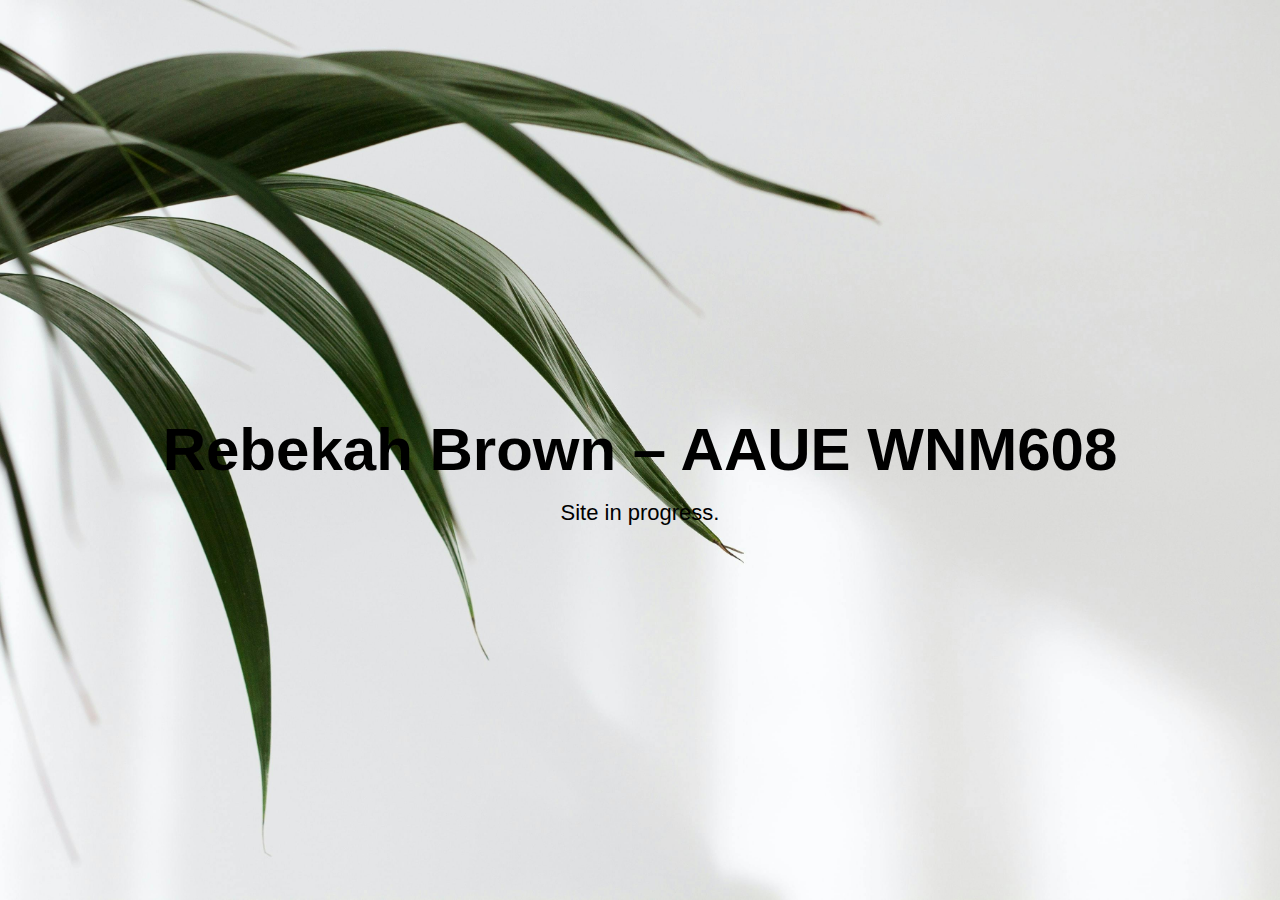
<file: index.html>
<!DOCTYPE html>
<html lang="en">
<head>
  <meta charset="UTF-8">
  <meta name="viewport" content="width=device-width, initial-scale=1.0">
  <title>Rebekah Brown – AAUE WNM608</title>
  <link rel="stylesheet" href="css/styles.css">
</head>
<body>
  <div class="wrapper">
    <h1>Rebekah Brown – AAUE WNM608</h1>
    <p>Site in progress.</p>
  </div>
</body>
</html>
</file>
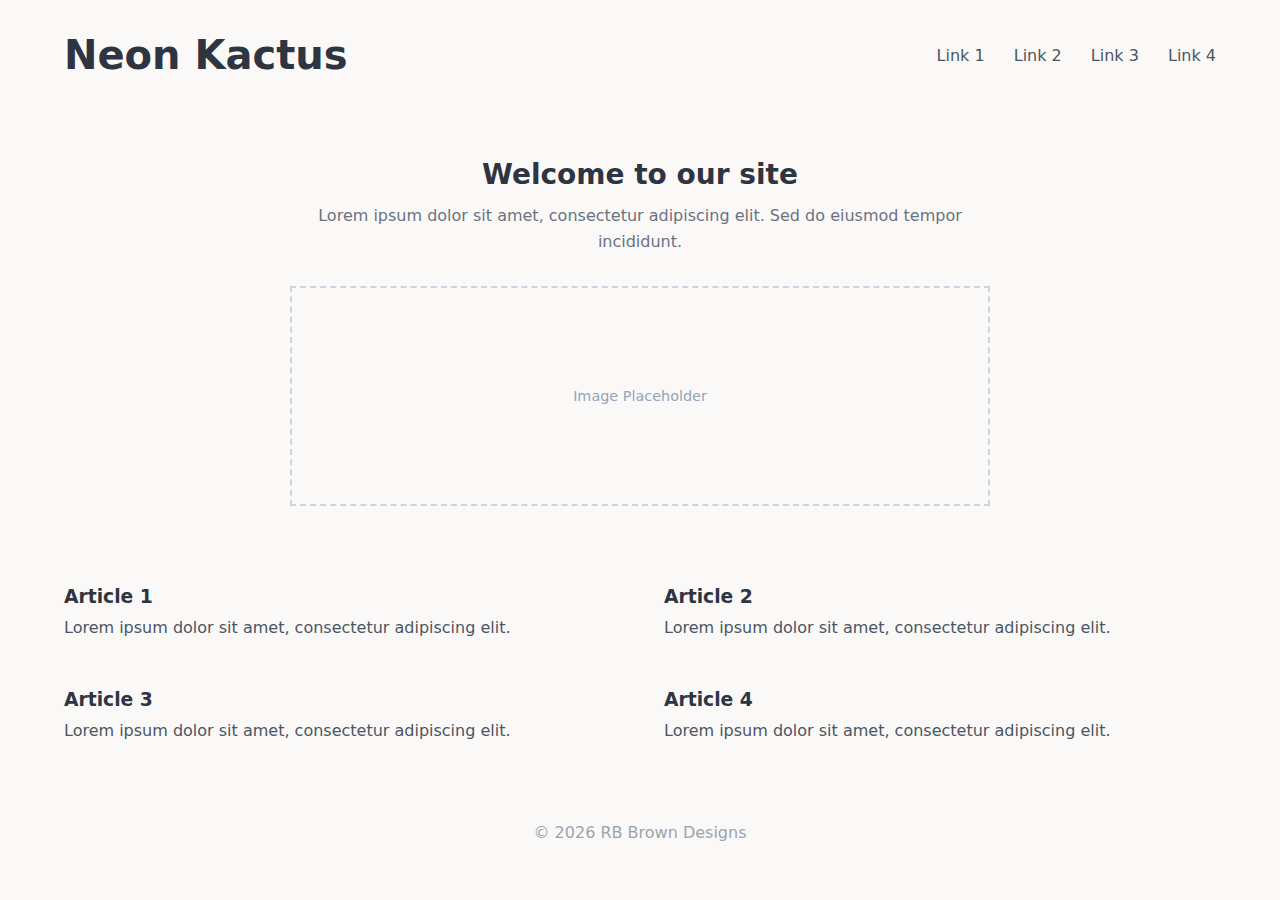
<file: module-1-github-setup/index.html>
<!DOCTYPE html>
<html lang="en">
<head>
  <meta charset="UTF-8" />
  <title>Neon Kactus</title>
  <meta name="viewport" content="width=device-width, initial-scale=1.0" />
  <link rel="stylesheet" href="css/styles.css" />
</head>

<body>

  <!-- TOP BAR -->
  <header class="top-bar">
    <h1 class="site-title">Neon Kactus</h1>

    <nav class="top-nav">
      <a href="#article1">Link 1</a>
      <a href="#article2">Link 2</a>
      <a href="#article3">Link 3</a>
      <a href="#article4">Link 4</a>
    </nav>
  </header>

  <!-- HERO -->
  <section class="hero">
    <h2>Welcome to our site</h2>
    <p>
      Lorem ipsum dolor sit amet, consectetur adipiscing elit.
      Sed do eiusmod tempor incididunt.
    </p>

    <div class="image-placeholder">
      Image Placeholder
    </div>
  </section>

  <!-- ARTICLES -->
  <main class="container">
    <section class="articles">
      <article id="article1">
        <h3>Article 1</h3>
        <p>Lorem ipsum dolor sit amet, consectetur adipiscing elit.</p>
      </article>

      <article id="article2">
        <h3>Article 2</h3>
        <p>Lorem ipsum dolor sit amet, consectetur adipiscing elit.</p>
      </article>

      <article id="article3">
        <h3>Article 3</h3>
        <p>Lorem ipsum dolor sit amet, consectetur adipiscing elit.</p>
      </article>

      <article id="article4">
        <h3>Article 4</h3>
        <p>Lorem ipsum dolor sit amet, consectetur adipiscing elit.</p>
      </article>
    </section>
  </main>

  <!-- FOOTER -->
  <footer class="footer">
    © 2026 RB Brown Designs
  </footer>

</body>
</html>
</file>
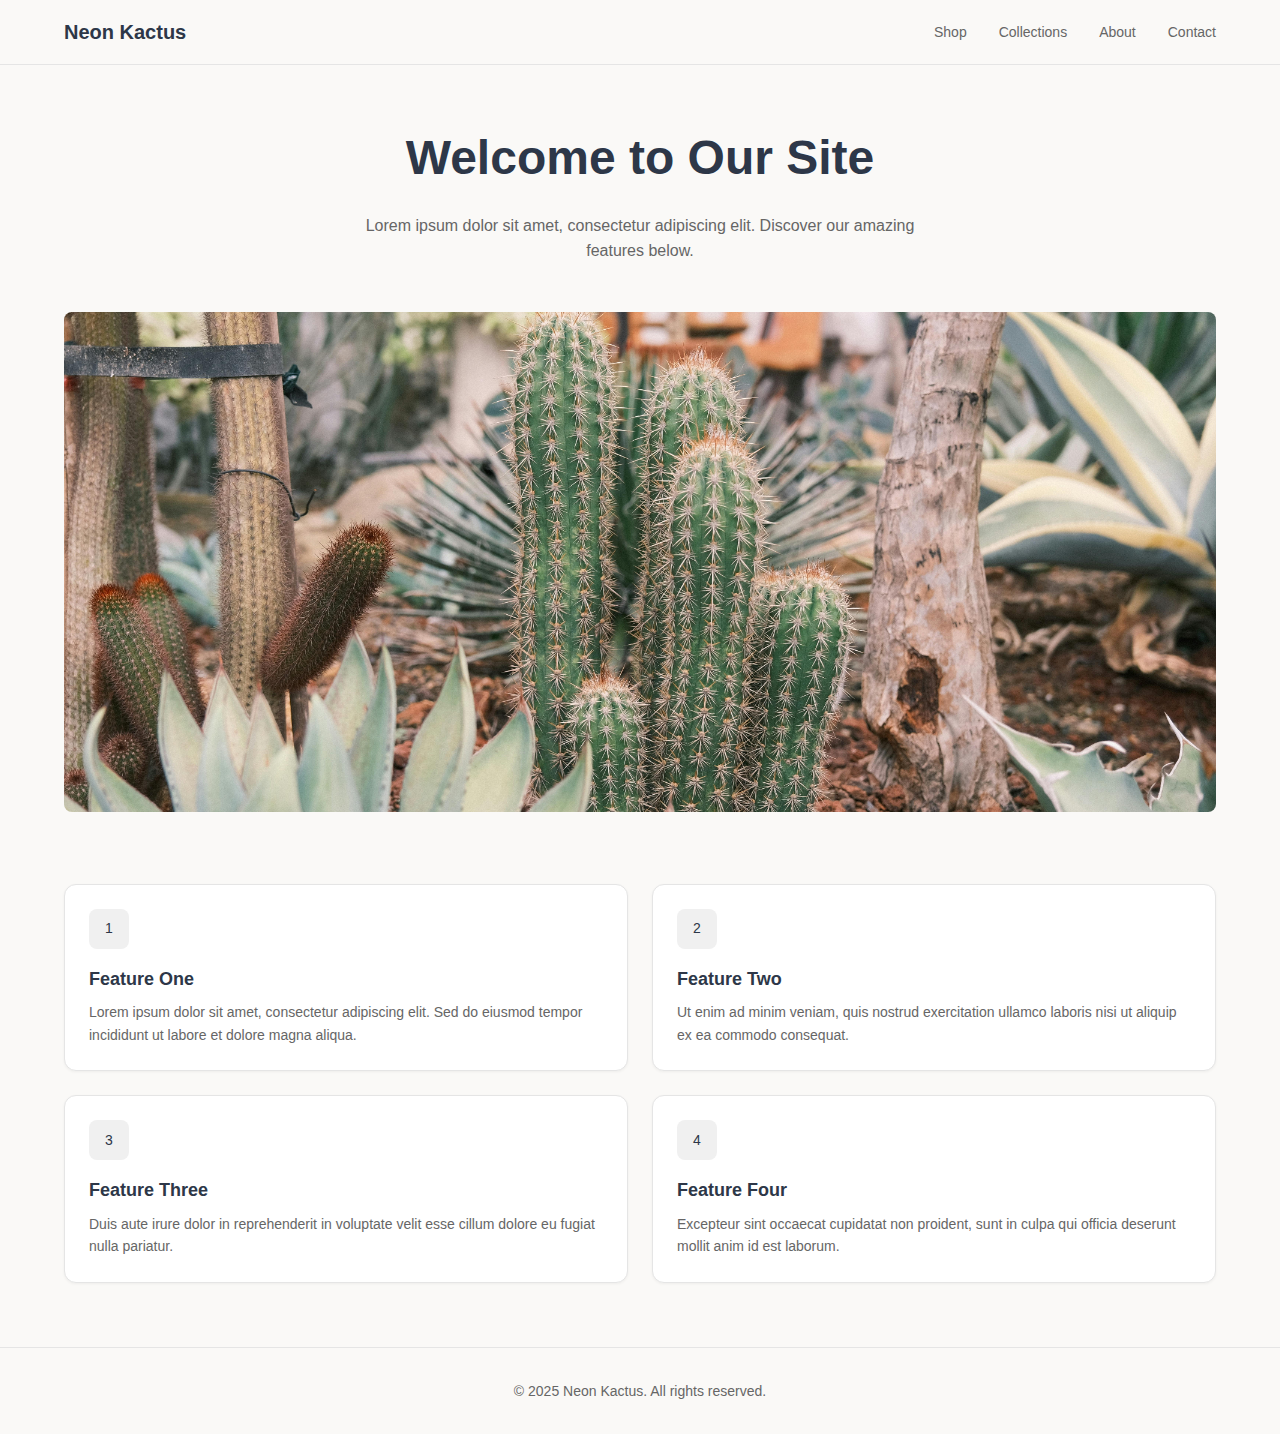
<file: module-2-landing-page/index.html>
<!DOCTYPE html>
<html lang="en">
<head>
    <meta charset="UTF-8">
    <meta name="viewport" content="width=device-width, initial-scale=1.0">
    <title>Neon Kactus</title>
    <link rel="stylesheet" href="css/styles.css">
</head>
<body>
    <!-- Navigation -->
    <nav class="navbar">
        <div class="container nav-container">
            <a href="index.html" class="logo">Neon Kactus</a>
            <ul class="nav-links">
                <li><a href="#">Shop</a></li>
                <li><a href="#">Collections</a></li>
                <li><a href="#">About</a></li>
                <li><a href="#">Contact</a></li>
            </ul>
        </div>
    </nav>

    <!-- Hero Section -->
    <main>
        <!-- Header Text -->
        <section class="hero-header">
            <div class="container">
                <h1>Welcome to Our Site</h1>
                <p>Lorem ipsum dolor sit amet, consectetur adipiscing elit. Discover our amazing features below.</p>
            </div>
        </section>

        <!-- Hero Image -->
        <section class="hero-image">
            <div class="container">
               <img src="./img/hero-cactus.jpg" alt="Cactus">
            </div>
        </section>

        <!-- Features Section -->
        <section class="features">
            <div class="container">
                <div class="features-grid">
                    <!-- Feature 1 -->
                    <div class="feature-box">
                        <div class="feature-number">1</div>
                        <h3>Feature One</h3>
                        <p>Lorem ipsum dolor sit amet, consectetur adipiscing elit. Sed do eiusmod tempor incididunt ut labore et dolore magna aliqua.</p>
                    </div>

                    <!-- Feature 2 -->
                    <div class="feature-box">
                        <div class="feature-number">2</div>
                        <h3>Feature Two</h3>
                        <p>Ut enim ad minim veniam, quis nostrud exercitation ullamco laboris nisi ut aliquip ex ea commodo consequat.</p>
                    </div>

                    <!-- Feature 3 -->
                    <div class="feature-box">
                        <div class="feature-number">3</div>
                        <h3>Feature Three</h3>
                        <p>Duis aute irure dolor in reprehenderit in voluptate velit esse cillum dolore eu fugiat nulla pariatur.</p>
                    </div>

                    <!-- Feature 4 -->
                    <div class="feature-box">
                        <div class="feature-number">4</div>
                        <h3>Feature Four</h3>
                        <p>Excepteur sint occaecat cupidatat non proident, sunt in culpa qui officia deserunt mollit anim id est laborum.</p>
                    </div>
                </div>
            </div>
        </section>
    </main>

    <!-- Footer -->
    <footer class="footer">
        <div class="container">
            <p>&copy; 2025 Neon Kactus. All rights reserved.</p>
        </div>
    </footer>

    <script src="js/script.js"></script>
</body>
</html>
</file>
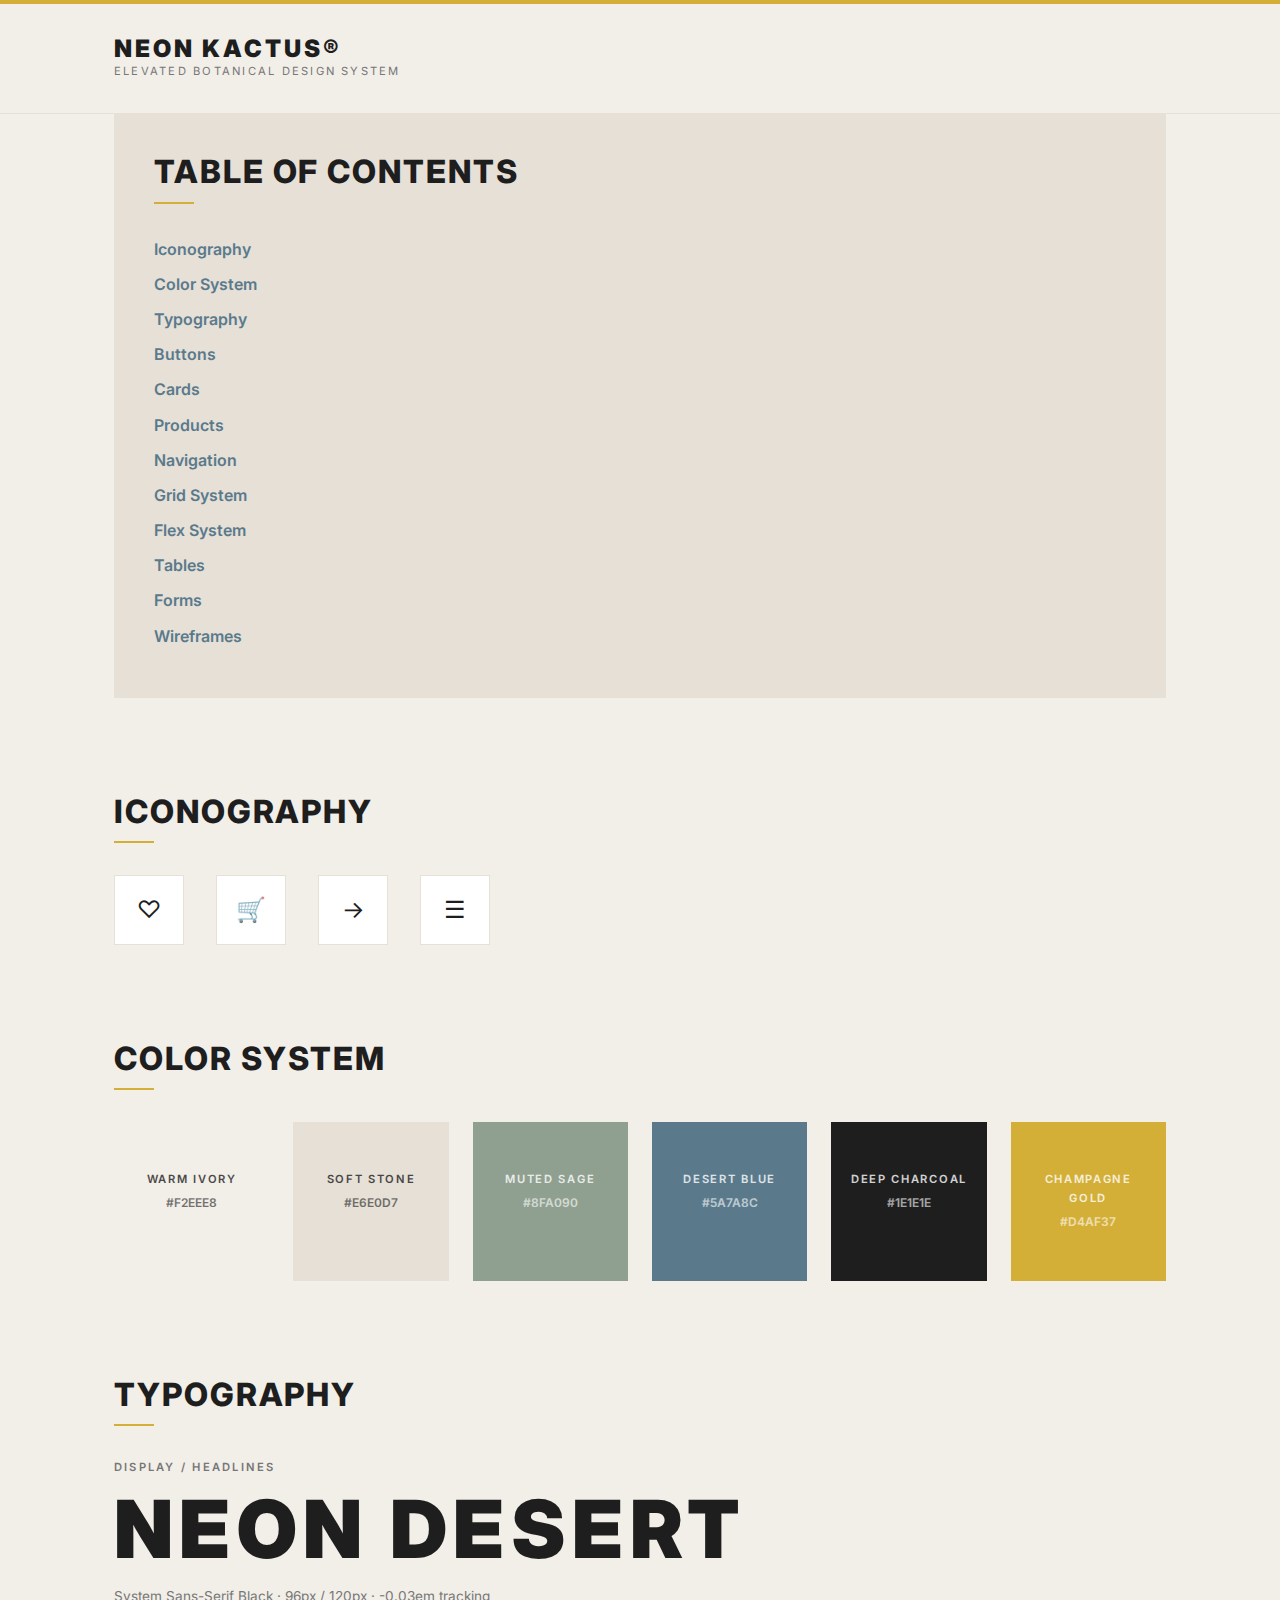
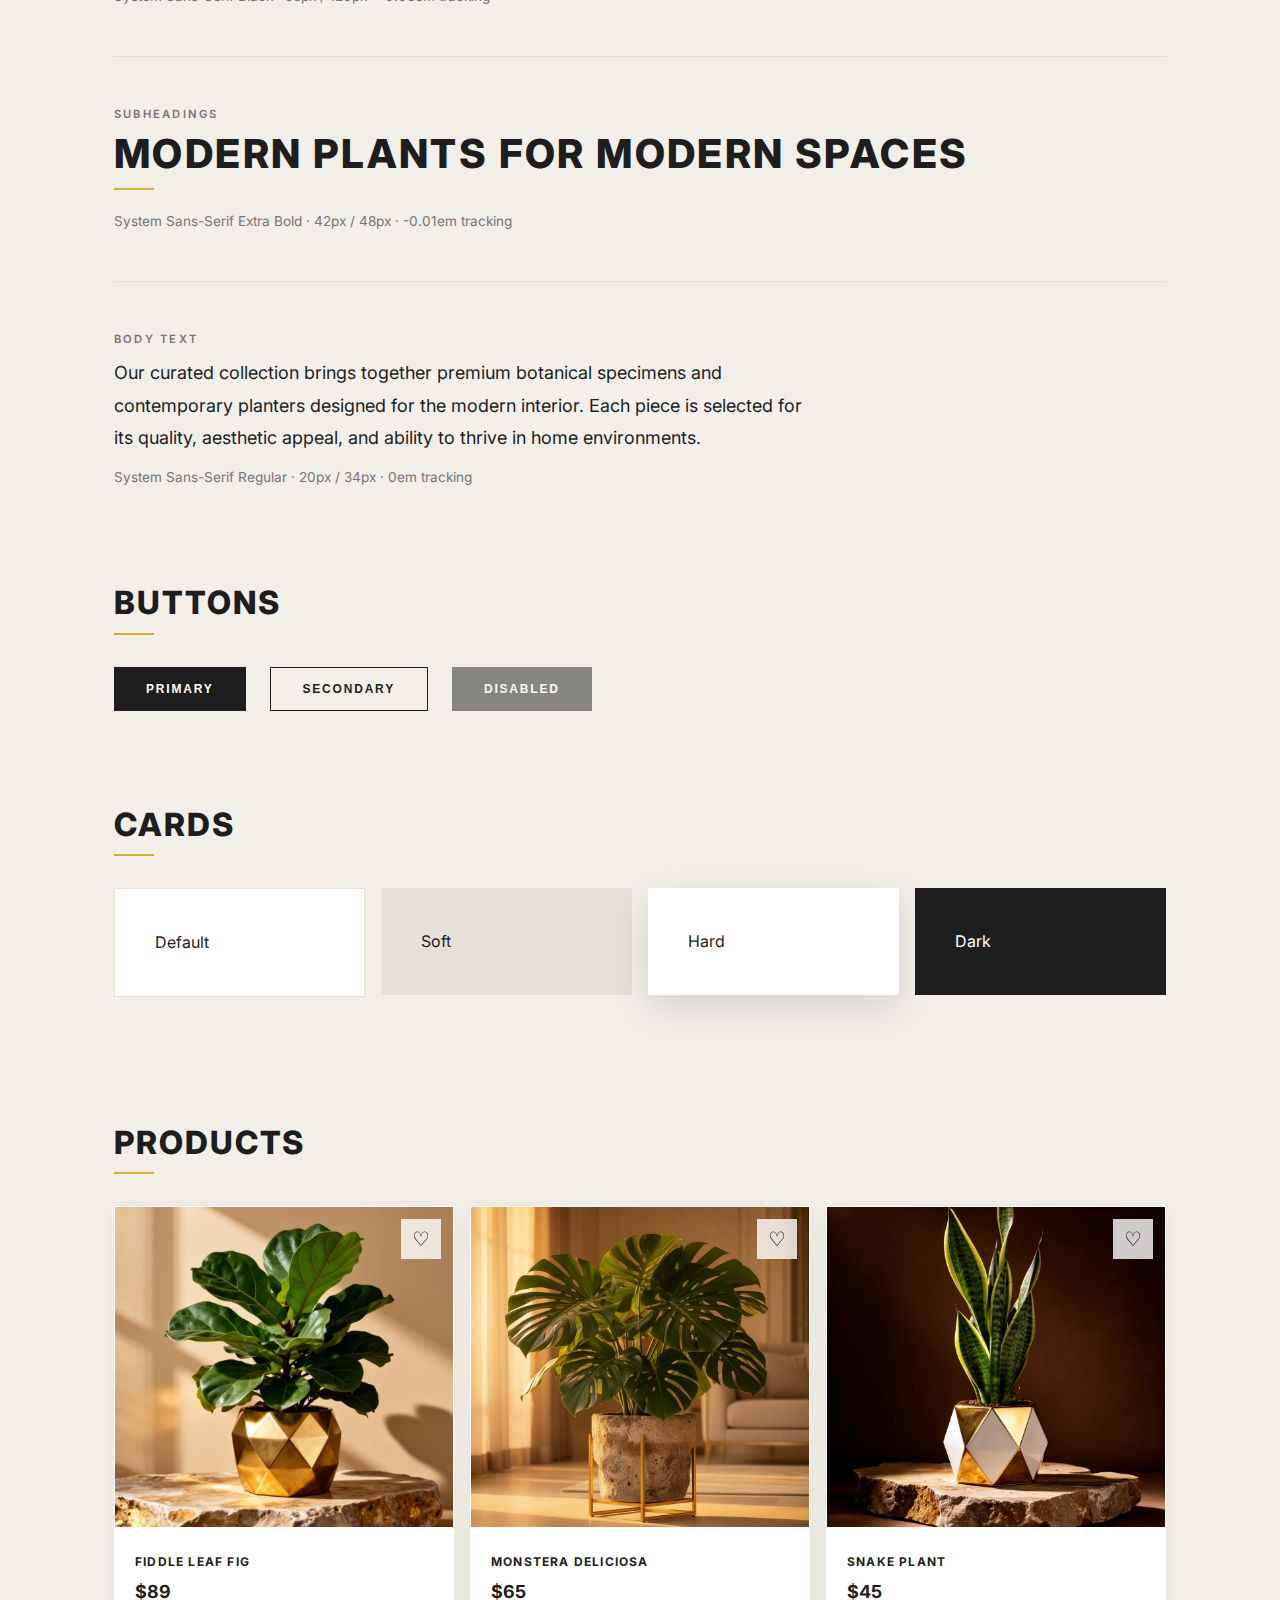
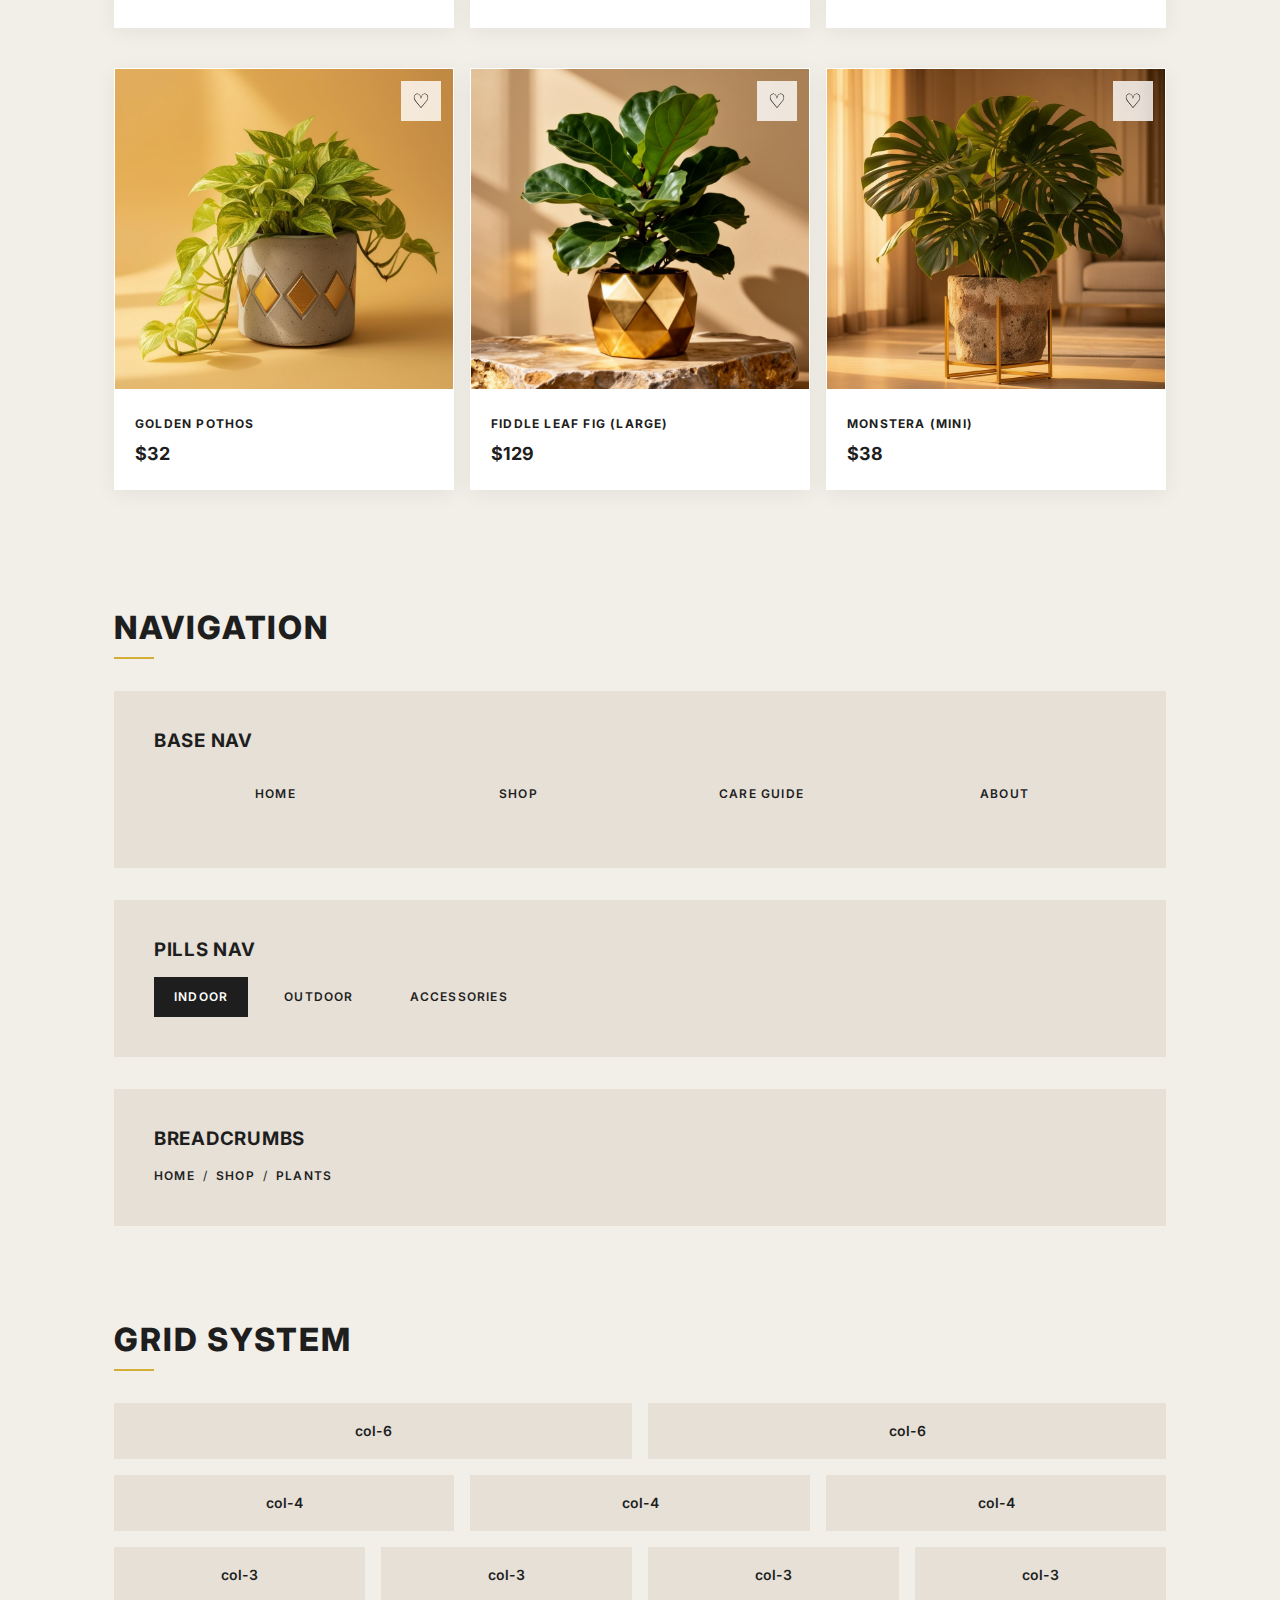
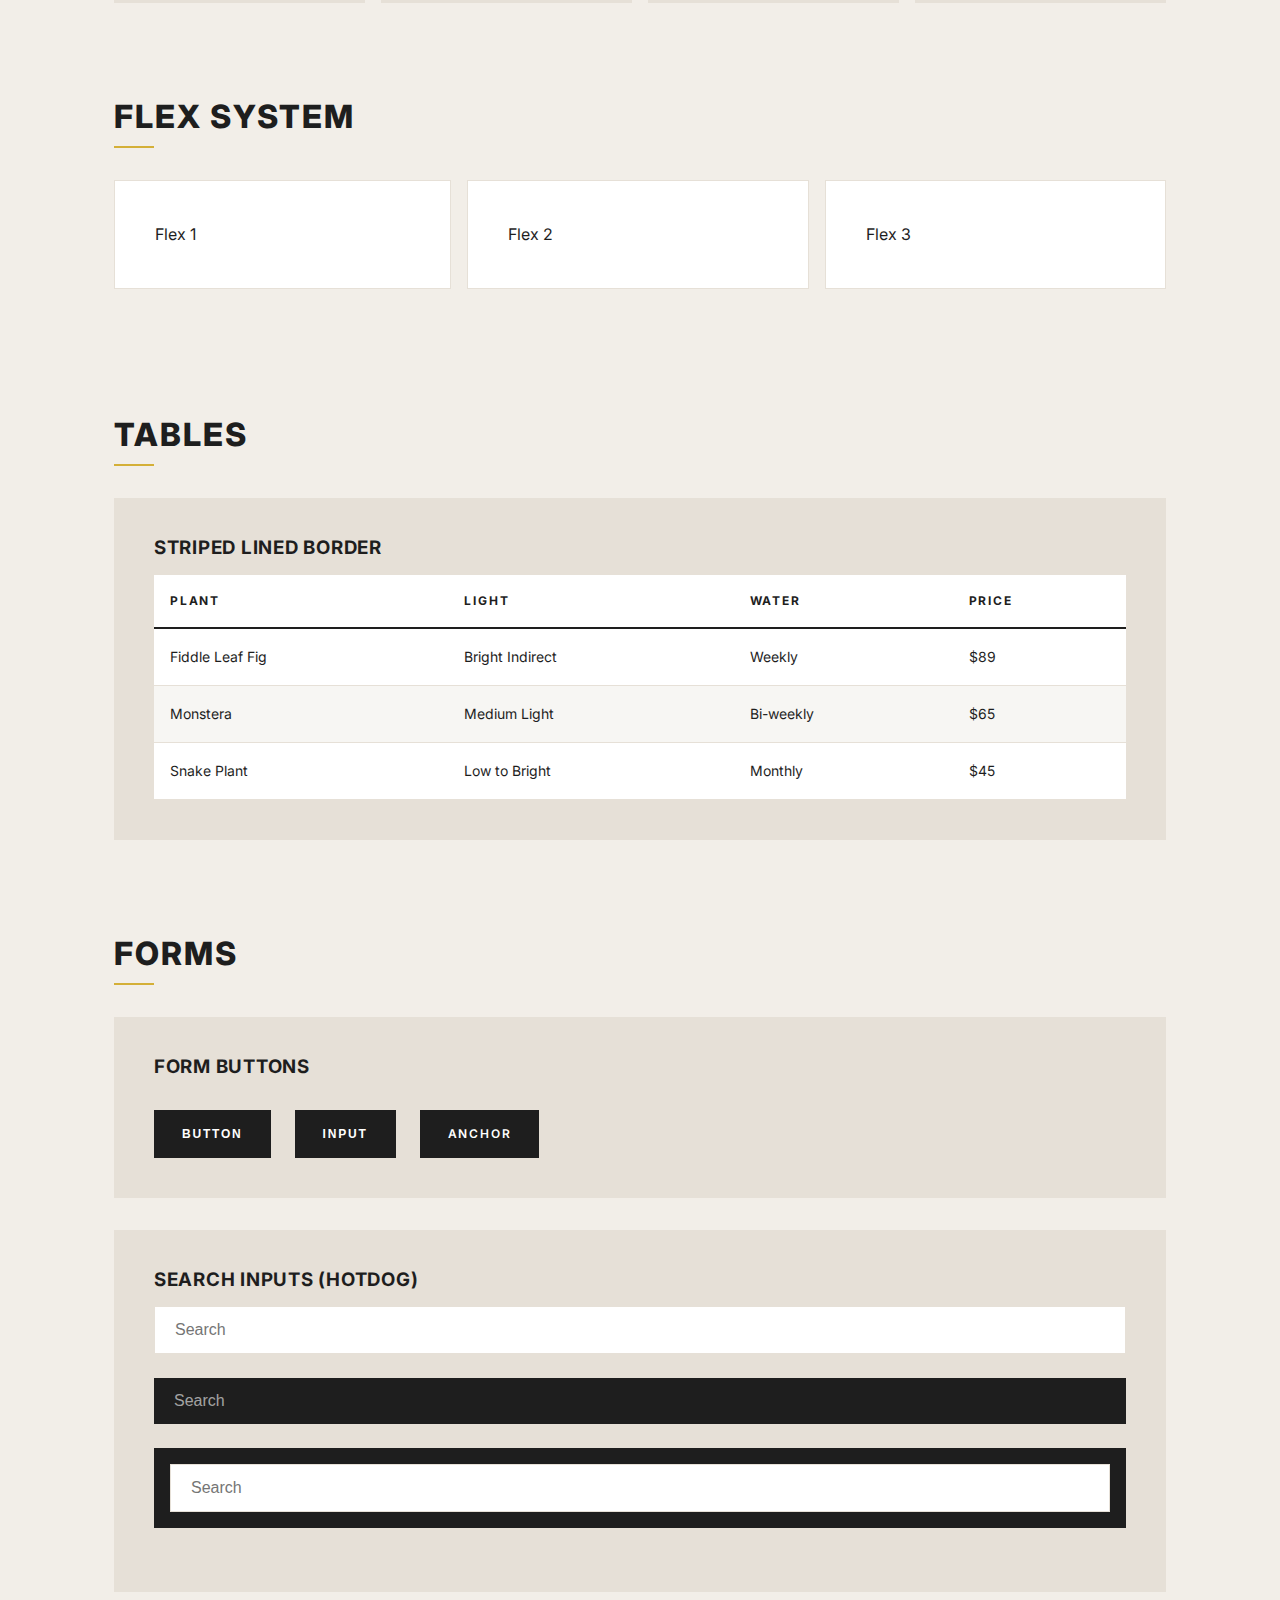
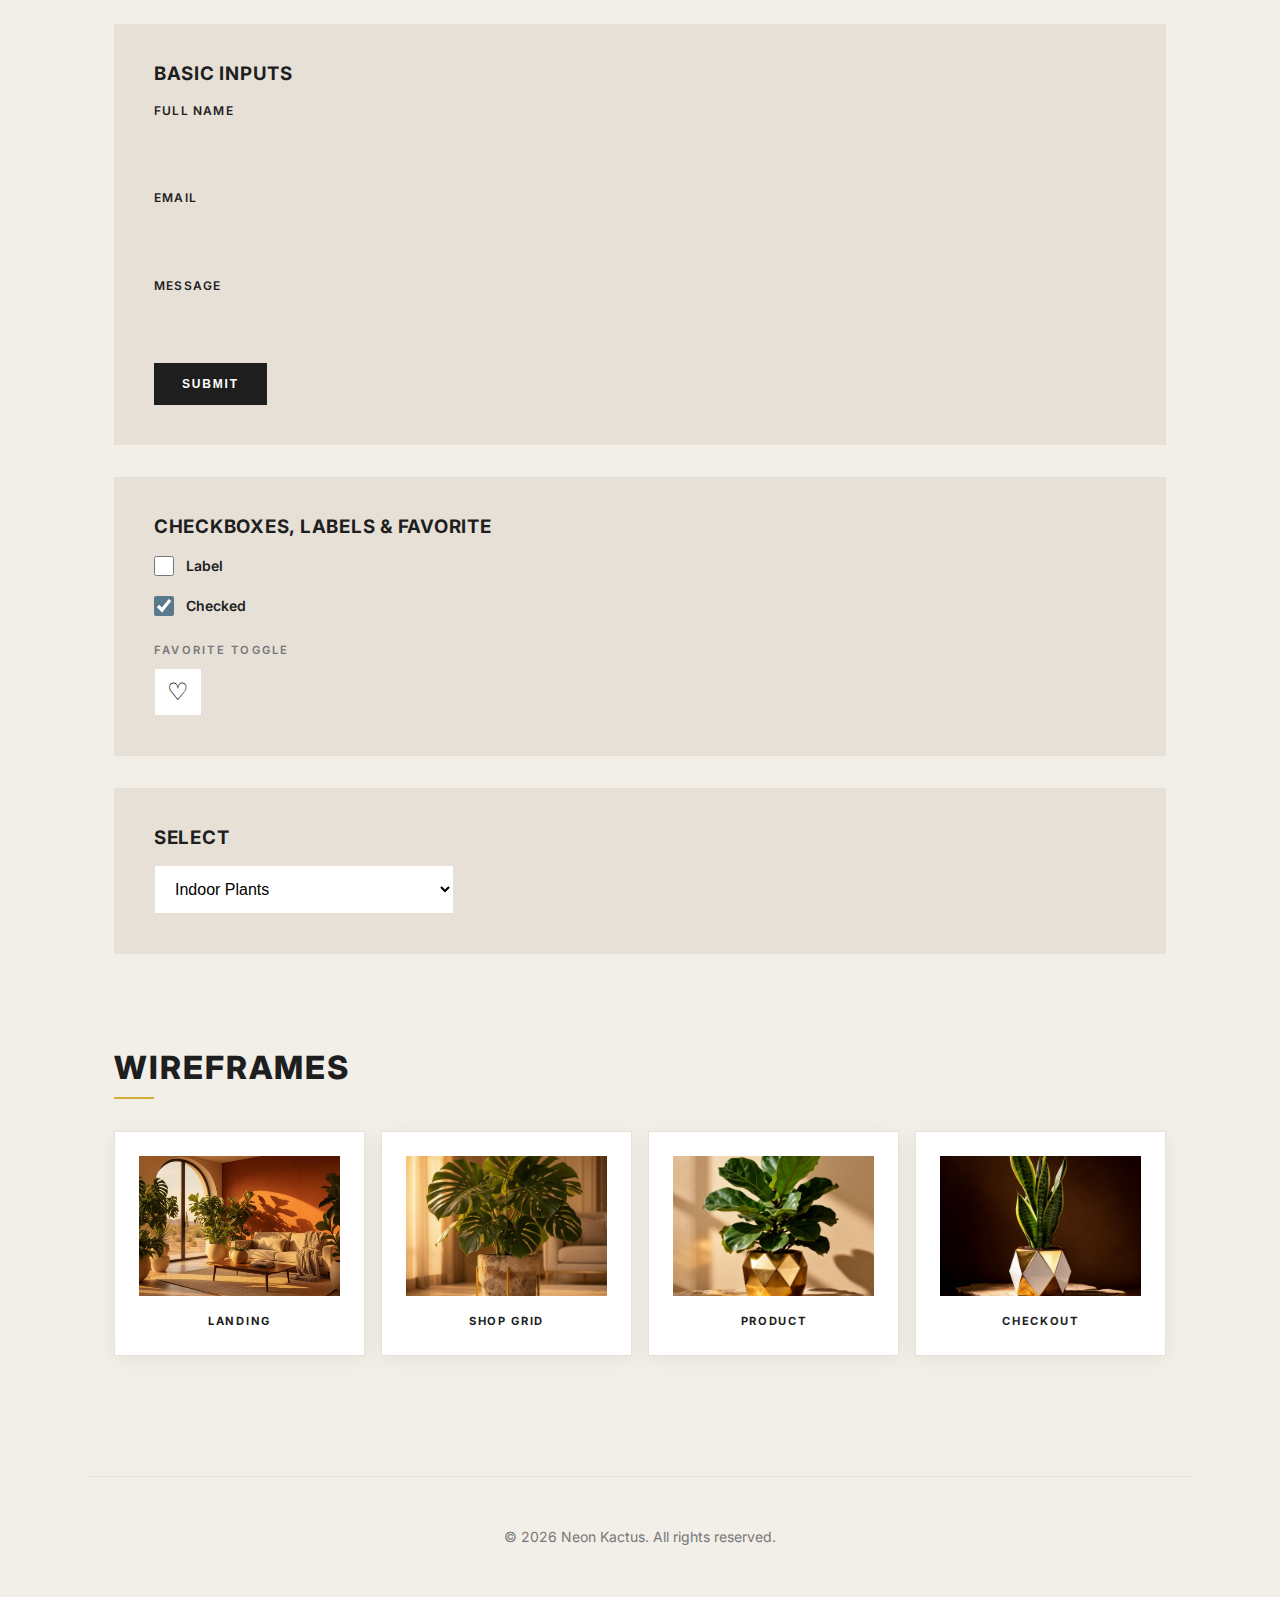
<file: aau/wnm608/m10/index.html>
<!DOCTYPE html>
<html lang="en">
<head>
<meta charset="UTF-8">
<meta name="viewport" content="width=device-width, initial-scale=1.0">
<title>Neon Kactus Style Guide</title>

<link rel="stylesheet" href="lib/css/styleguide.css">
<link rel="stylesheet" href="lib/css/gridsystem.css">
<link rel="stylesheet" href="css/storetheme.css">

<style>
@import url('https://fonts.googleapis.com/css2?family=Inter:wght@400;600;800;900&display=swap');
</style>

</head>

<body>

<header class="navbar">
  <div class="container display-flex">
    <div class="flex-none">
      <h1 class="title">NEON KACTUS®</h1>
      <p>Elevated Botanical Design System</p>
    </div>
  </div>
</header>

<!-- TABLE OF CONTENTS -->
<div class="container" id="tableofcontents">
  <div class="card soft">
    <h2>Table of Contents</h2>
    <ul>
      <li><a href="#iconography">Iconography</a></li>
      <li><a href="#colors">Color System</a></li>
      <li><a href="#typography">Typography</a></li>
      <li><a href="#buttons">Buttons</a></li>
      <li><a href="#cards">Cards</a></li>
      <li><a href="#products">Products</a></li>
      <li><a href="#navigation">Navigation</a></li>
      <li><a href="#gridsystem">Grid System</a></li>
      <li><a href="#flexsystem">Flex System</a></li>
      <li><a href="#tables">Tables</a></li>
      <li><a href="#forms">Forms</a></li>
      <li><a href="#wireframes">Wireframes</a></li>
    </ul>
  </div>
</div>

<!-- ICONOGRAPHY -->
<section class="sg-section container" id="iconography">
  <h2>Iconography</h2>
  <div class="icon-row">
    <div class="icon">♡</div>
    <div class="icon">🛒</div>
    <div class="icon">→</div>
    <div class="icon">☰</div>
  </div>
</section>

<!-- COLOR SYSTEM -->
<section class="sg-section container" id="colors">
  <h2>Color System</h2>
  <div class="color-row">
    <div class="color-swatch ivory">
      <span class="color-name">Warm Ivory</span>
      <span class="color-hex">#F2EEE8</span>
    </div>
    <div class="color-swatch stone">
      <span class="color-name">Soft Stone</span>
      <span class="color-hex">#E6E0D7</span>
    </div>
    <div class="color-swatch sage">
      <span class="color-name">Muted Sage</span>
      <span class="color-hex">#8FA090</span>
    </div>
    <div class="color-swatch blue">
      <span class="color-name">Desert Blue</span>
      <span class="color-hex">#5A7A8C</span>
    </div>
    <div class="color-swatch charcoal">
      <span class="color-name">Deep Charcoal</span>
      <span class="color-hex">#1E1E1E</span>
    </div>
    <div class="color-swatch gold">
      <span class="color-name">Champagne Gold</span>
      <span class="color-hex">#D4AF37</span>
    </div>
  </div>
</section>

<!-- TYPOGRAPHY -->
<section class="sg-section container" id="typography">
  <h2>Typography</h2>

  <div class="type-example">
    <p class="label-accent">Display / Headlines</p>
    <h1 class="display">NEON DESERT</h1>
    <p class="spec">System Sans-Serif Black · 96px / 120px · -0.03em tracking</p>
  </div>

  <div class="divider"></div>

  <div class="type-example">
    <p class="label-accent">Subheadings</p>
    <h2 class="heading">Modern Plants for Modern Spaces</h2>
    <p class="spec">System Sans-Serif Extra Bold · 42px / 48px · -0.01em tracking</p>
  </div>

  <div class="divider"></div>

  <div class="type-example">
    <p class="label-accent">Body Text</p>
    <p class="body-text">
      Our curated collection brings together premium botanical specimens and contemporary planters
      designed for the modern interior. Each piece is selected for its quality, aesthetic appeal,
      and ability to thrive in home environments.
    </p>
    <p class="spec">System Sans-Serif Regular · 20px / 34px · 0em tracking</p>
  </div>
</section>

<!-- BUTTONS -->
<section class="sg-section container" id="buttons">
  <h2>Buttons</h2>
  <div class="button-row">
    <button class="btn-primary">Primary</button>
    <button class="btn-outline">Secondary</button>
    <button class="btn-primary" disabled>Disabled</button>
  </div>
</section>

<!-- CARDS -->
<section class="sg-section container" id="cards">
  <h2>Cards</h2>
  <div class="grid gap">
    <div class="col-3"><div class="card">Default</div></div>
    <div class="col-3"><div class="card soft">Soft</div></div>
    <div class="col-3"><div class="card hard">Hard</div></div>
    <div class="col-3"><div class="card dark">Dark</div></div>
  </div>
</section>

<!-- PRODUCTS -->
<section class="sg-section container" id="products">
  <h2>Products</h2>
  
  <div class="grid gap">
    <!-- Product 1 -->
    <div class="col-12 col-md-4">
      <div class="product-card">
        <div class="product-image-wrapper">
          <img src="images/fiddle-leaf-fig.jpg" alt="Fiddle Leaf Fig">
          <button class="favorite-btn">♡</button>
        </div>
        <div class="product-info">
          <h3 class="product-name">Fiddle Leaf Fig</h3>
          <p class="product-price">$89</p>
        </div>
      </div>
    </div>

    <!-- Product 2 -->
    <div class="col-12 col-md-4">
      <div class="product-card">
        <div class="product-image-wrapper">
          <img src="images/monstera.jpg" alt="Monstera Deliciosa">
          <button class="favorite-btn">♡</button>
        </div>
        <div class="product-info">
          <h3 class="product-name">Monstera Deliciosa</h3>
          <p class="product-price">$65</p>
        </div>
      </div>
    </div>

    <!-- Product 3 -->
    <div class="col-12 col-md-4">
      <div class="product-card">
        <div class="product-image-wrapper">
          <img src="images/snake-plant.jpg" alt="Snake Plant">
          <button class="favorite-btn">♡</button>
        </div>
        <div class="product-info">
          <h3 class="product-name">Snake Plant</h3>
          <p class="product-price">$45</p>
        </div>
      </div>
    </div>

    <!-- Product 4 -->
    <div class="col-12 col-md-4">
      <div class="product-card">
        <div class="product-image-wrapper">
          <img src="images/pothos.jpg" alt="Golden Pothos">
          <button class="favorite-btn">♡</button>
        </div>
        <div class="product-info">
          <h3 class="product-name">Golden Pothos</h3>
          <p class="product-price">$32</p>
        </div>
      </div>
    </div>

    <!-- Product 5 -->
    <div class="col-12 col-md-4">
      <div class="product-card">
        <div class="product-image-wrapper">
          <img src="images/fiddle-leaf-fig.jpg" alt="Fiddle Leaf Fig (Large)">
          <button class="favorite-btn">♡</button>
        </div>
        <div class="product-info">
          <h3 class="product-name">Fiddle Leaf Fig (Large)</h3>
          <p class="product-price">$129</p>
        </div>
      </div>
    </div>

    <!-- Product 6 -->
    <div class="col-12 col-md-4">
      <div class="product-card">
        <div class="product-image-wrapper">
          <img src="images/monstera.jpg" alt="Monstera (Mini)">
          <button class="favorite-btn">♡</button>
        </div>
        <div class="product-info">
          <h3 class="product-name">Monstera (Mini)</h3>
          <p class="product-price">$38</p>
        </div>
      </div>
    </div>
  </div>
</section>

<!-- NAVIGATION -->
<section class="sg-section container" id="navigation">
  <h2>Navigation</h2>

  <!-- Base Nav -->
  <div class="card soft">
    <h3>Base Nav</h3>
    <nav class="nav">
      <ul>
        <li><a href="#">Home</a></li>
        <li><a href="#">Shop</a></li>
        <li><a href="#">Care Guide</a></li>
        <li><a href="#">About</a></li>
      </ul>
    </nav>
  </div>

  <!-- Pills Nav -->
  <div class="card soft">
    <h3>Pills Nav</h3>
    <nav class="nav-pills">
      <a href="#" class="pill active">Indoor</a>
      <a href="#" class="pill">Outdoor</a>
      <a href="#" class="pill">Accessories</a>
    </nav>
  </div>

  <!-- Breadcrumbs -->
  <div class="card soft">
    <h3>Breadcrumbs</h3>
    <nav class="breadcrumbs">
      <a href="#">Home</a>
      <span>/</span>
      <a href="#" class="accent-gold">Shop</a>
      <span>/</span>
      <a href="#">Plants</a>
    </nav>
  </div>
</section>

<!-- GRID SYSTEM -->
<section class="sg-section container" id="gridsystem">
  <h2>Grid System</h2>

  <div class="grid gap">
    <div class="col-6 demo-box">col-6</div>
    <div class="col-6 demo-box">col-6</div>

    <div class="col-4 demo-box">col-4</div>
    <div class="col-4 demo-box">col-4</div>
    <div class="col-4 demo-box">col-4</div>

    <div class="col-3 demo-box">col-3</div>
    <div class="col-3 demo-box">col-3</div>
    <div class="col-3 demo-box">col-3</div>
    <div class="col-3 demo-box">col-3</div>
  </div>
</section>

<!-- FLEX SYSTEM -->
<section class="sg-section container" id="flexsystem">
  <h2>Flex System</h2>

  <div class="display-flex gap">
    <div class="flex-stretch card">Flex 1</div>
    <div class="flex-stretch card">Flex 2</div>
    <div class="flex-stretch card">Flex 3</div>
  </div>
</section>

<!-- TABLES -->
<section class="sg-section container" id="tables">
  <h2>Tables</h2>

  <div class="card soft">
    <h3>Striped Lined Border</h3>
    <table class="table-striped">
      <thead>
        <tr>
          <th>Plant</th>
          <th>Light</th>
          <th>Water</th>
          <th>Price</th>
        </tr>
      </thead>
      <tbody>
        <tr>
          <td>Fiddle Leaf Fig</td>
          <td>Bright Indirect</td>
          <td>Weekly</td>
          <td>$89</td>
        </tr>
        <tr>
          <td>Monstera</td>
          <td>Medium Light</td>
          <td>Bi-weekly</td>
          <td>$65</td>
        </tr>
        <tr>
          <td>Snake Plant</td>
          <td>Low to Bright</td>
          <td>Monthly</td>
          <td>$45</td>
        </tr>
      </tbody>
    </table>
  </div>
</section>

<!-- FORMS -->
<section class="sg-section container" id="forms">
  <h2>Forms</h2>

  <!-- Form Buttons -->
  <div class="card soft">
    <h3>Form Buttons</h3>
    <div class="button-row">
      <button class="btn-pill">Button</button>
      <button class="btn-pill">Input</button>
      <a href="#" class="btn-pill">Anchor</a>
    </div>
  </div>

  <!-- Search Inputs -->
  <div class="card soft">
    <h3>Search Inputs (Hotdog)</h3>
    <div class="form-group">
      <input type="search" placeholder="Search" class="input-hotdog">
    </div>
    <div class="form-group">
      <input type="search" placeholder="Search" class="input-hotdog dark">
    </div>
    <div class="form-group dark-bg">
      <input type="search" placeholder="Search" class="input-hotdog">
    </div>
  </div>

  <!-- Basic Inputs -->
  <div class="card soft">
    <h3>Basic Inputs</h3>
    <div class="form-group">
      <label>Full Name</label>
      <input type="text" class="input-underline">
    </div>
    <div class="form-group">
      <label>Email</label>
      <input type="email" class="input-underline">
    </div>
    <div class="form-group">
      <label>Message</label>
      <input type="text" class="input-underline">
    </div>
    <button class="btn-pill">Submit</button>
  </div>

  <!-- Checkboxes, Labels & Favorite -->
  <div class="card soft">
    <h3>Checkboxes, Labels &amp; Favorite</h3>
    <div class="checkbox-group">
      <label class="checkbox-label">
        <input type="checkbox">
        <span>Label</span>
      </label>
      <label class="checkbox-label">
        <input type="checkbox" checked>
        <span>Checked</span>
      </label>
    </div>
    <div style="margin-top: 1.5rem;">
      <p class="label-accent">Favorite Toggle</p>
      <button class="favorite-btn-interactive" onclick="this.classList.toggle('active')" aria-label="Toggle favorite">♡</button>
    </div>
  </div>

  <!-- Select -->
  <div class="card soft">
    <h3>Select</h3>
    <select class="select-box">
      <option>Indoor Plants</option>
      <option>Outdoor Plants</option>
      <option>Planters</option>
    </select>
  </div>
</section>

<!-- WIREFRAMES -->
<section class="sg-section container" id="wireframes">
  <h2>Wireframes</h2>
  <div class="grid gap">
    <div class="col-12 col-md-3">
      <a href="wireframes/landing.html" class="wireframe-card">
        <div class="wireframe-image-wrapper">
          <img src="images/hero-plants.jpg" alt="Landing wireframe preview">
        </div>
        <p class="wireframe-label">Landing</p>
      </a>
    </div>
    <div class="col-12 col-md-3">
      <a href="wireframes/shop.html" class="wireframe-card">
        <div class="wireframe-image-wrapper">
          <img src="images/monstera.jpg" alt="Shop wireframe preview">
        </div>
        <p class="wireframe-label">Shop Grid</p>
      </a>
    </div>
    <div class="col-12 col-md-3">
      <a href="wireframes/product.html" class="wireframe-card">
        <div class="wireframe-image-wrapper">
          <img src="images/fiddle-leaf-fig.jpg" alt="Product wireframe preview">
        </div>
        <p class="wireframe-label">Product</p>
      </a>
    </div>
    <div class="col-12 col-md-3">
      <a href="wireframes/checkout.html" class="wireframe-card">
        <div class="wireframe-image-wrapper">
          <img src="images/snake-plant.jpg" alt="Checkout wireframe preview">
        </div>
        <p class="wireframe-label">Checkout</p>
      </a>
    </div>
  </div>
</section>

<!-- FOOTER -->
<footer class="footer container">
  <p>© 2026 Neon Kactus. All rights reserved.</p>
</footer>

</body>
</html>
</file>
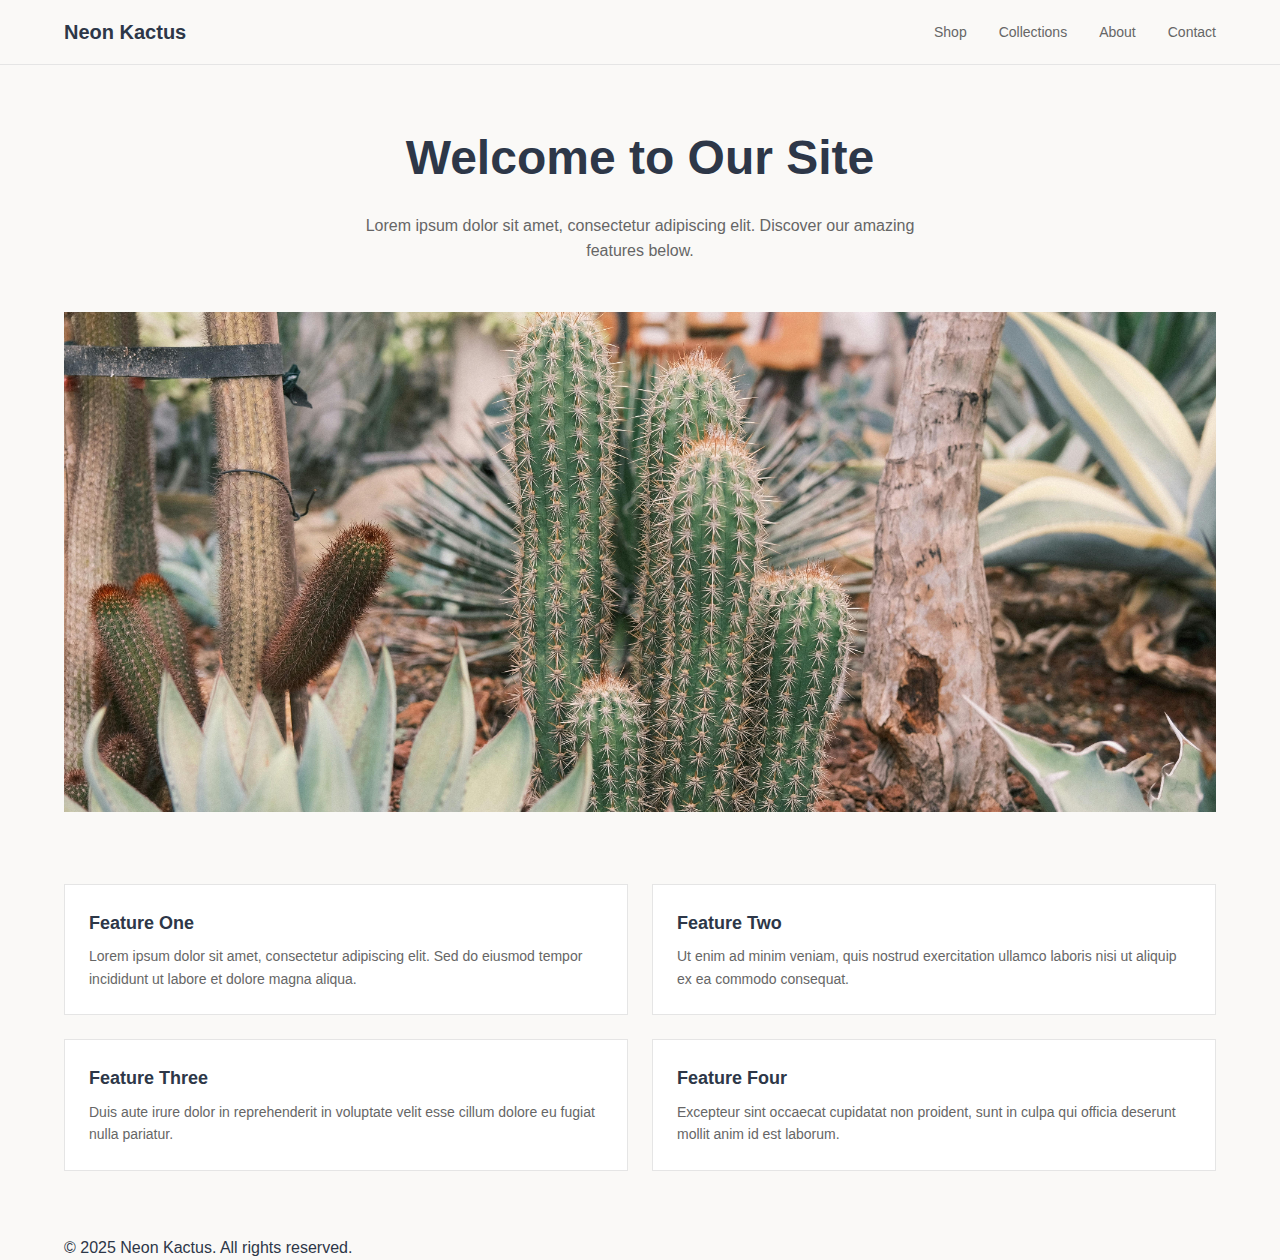
<file: aau/wnm608/m2/index.html>
<!DOCTYPE html>
<html lang="en">
<head>
    <meta charset="UTF-8">
    <meta name="viewport" content="width=device-width, initial-scale=1.0">
    <title>Neon Kactus</title>
    <link rel="stylesheet" href="lib/css/styleguide.css">
    <link rel="stylesheet" href="css/storetheme.css">

</head>
<body>
    <!-- Navigation -->
    <nav class="navbar">
        <div class="container nav-container">
            <a href="index.html" class="logo">Neon Kactus</a>
            <ul class="nav-links">
                <li><a href="#">Shop</a></li>
                <li><a href="#">Collections</a></li>
                <li><a href="#">About</a></li>
                <li><a href="#">Contact</a></li>
            </ul>
        </div>
    </nav>

    <!-- Hero Section -->
    <main>
        <!-- Header Text -->
        <section class="hero-header">
            <div class="container">
                <h1>Welcome to Our Site</h1>
                <p>Lorem ipsum dolor sit amet, consectetur adipiscing elit. Discover our amazing features below.</p>
            </div>
        </section>

        <!-- Hero Image -->
        <section class="hero-image">
            <div class="container">
               <img src="./img/hero-cactus.jpg" alt="Cactus">
            </div>
        </section>

        <!-- Features Section -->
        <section class="features">
            <div class="container">
                <div class="features-grid">
                    <!-- Feature 1 -->
                    <div class="feature-box">
                    
                        <h3>Feature One</h3>
                        <p>Lorem ipsum dolor sit amet, consectetur adipiscing elit. Sed do eiusmod tempor incididunt ut labore et dolore magna aliqua.</p>
                    </div>

                    <!-- Feature 2 -->
                    <div class="feature-box">
                        
                        <h3>Feature Two</h3>
                        <p>Ut enim ad minim veniam, quis nostrud exercitation ullamco laboris nisi ut aliquip ex ea commodo consequat.</p>
                    </div>

                    <!-- Feature 3 -->
                    <div class="feature-box">
                        
                        <h3>Feature Three</h3>
                        <p>Duis aute irure dolor in reprehenderit in voluptate velit esse cillum dolore eu fugiat nulla pariatur.</p>
                    </div>

                    <!-- Feature 4 -->
                    <div class="feature-box">
                        
                        <h3>Feature Four</h3>
                        <p>Excepteur sint occaecat cupidatat non proident, sunt in culpa qui officia deserunt mollit anim id est laborum.</p>
                    </div>
                </div>
            </div>
        </section>
    </main>

    <!-- Footer -->
    <footer class="footer">
        <div class="container">
            <p>&copy; 2025 Neon Kactus. All rights reserved.</p>
        </div>
    </footer>

    <script src="js/script.js"></script>
</body>
</html>
</file>
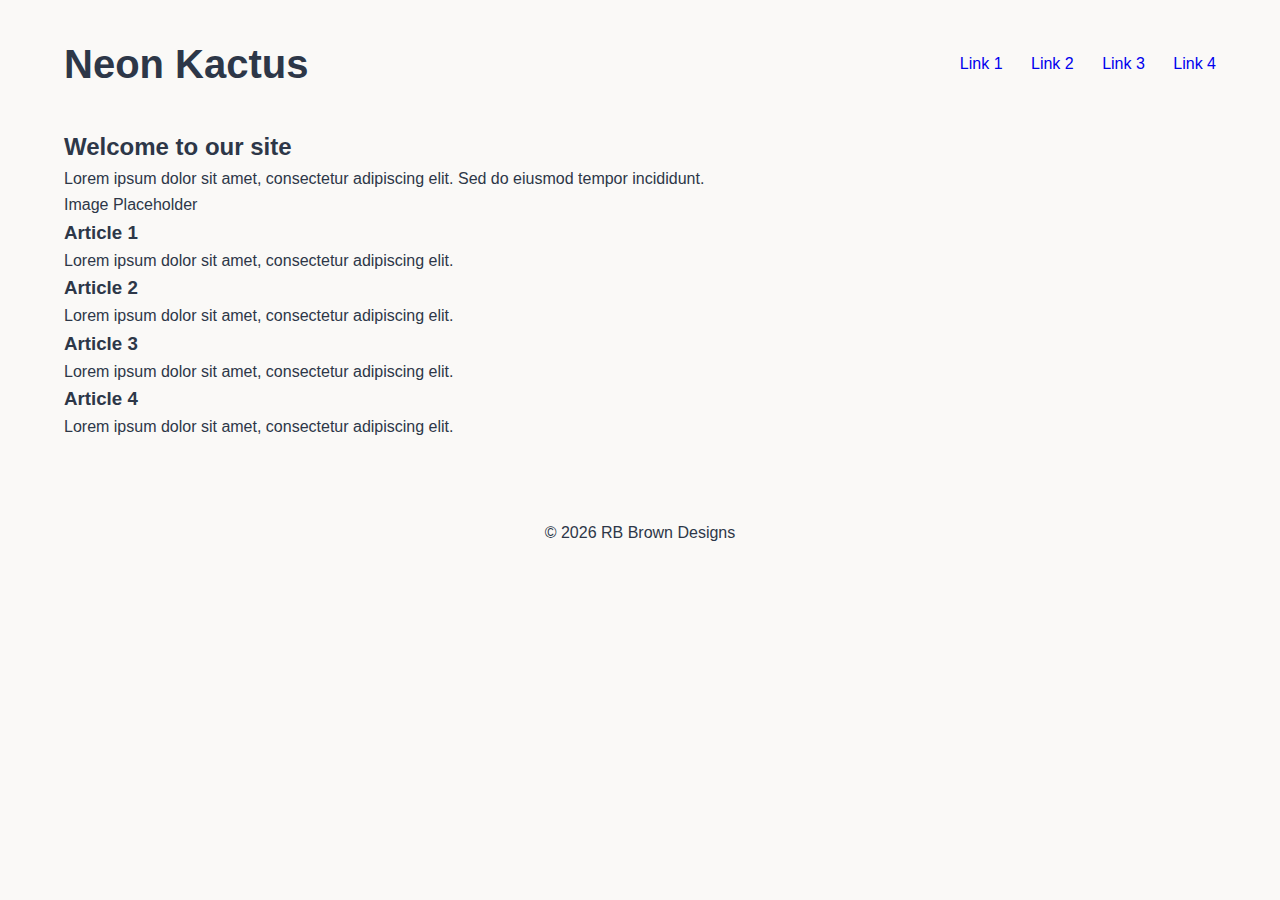
<file: aau/wnm608/m3/index.html>
<!DOCTYPE html>
<html lang="en">
<head>
  <meta charset="UTF-8" />
  <title>Layout Template</title>
  <meta name="viewport" content="width=device-width, initial-scale=1.0" />

  <link rel="stylesheet" href="lib/css/styleguide.css">
  <link rel="stylesheet" href="lib/css/stylegrid.css">
  <link rel="stylesheet" href="css/storetheme.css">
</head>

<body>

  <!-- TOP BAR -->
  <header class="top-bar container">
    <h1 class="site-title">Neon Kactus</h1>

    <nav class="top-nav">
      <a href="#article1">Link 1</a>
      <a href="#article2">Link 2</a>
      <a href="#article3">Link 3</a>
      <a href="#article4">Link 4</a>
    </nav>
  </header>

  <!-- HERO -->
  <section class="hero container">
    <h2>Welcome to our site</h2>
    <p>
      Lorem ipsum dolor sit amet, consectetur adipiscing elit.
      Sed do eiusmod tempor incididunt.
    </p>

    <div class="image-placeholder">
      Image Placeholder
    </div>
  </section>

  <!-- ARTICLES (GRID DEMO) -->
  <main class="container">
    <section class="grid gap">

      <article id="article1" class="col-12 col-md-6">
        <h3>Article 1</h3>
        <p>Lorem ipsum dolor sit amet, consectetur adipiscing elit.</p>
      </article>

      <article id="article2" class="col-12 col-md-6">
        <h3>Article 2</h3>
        <p>Lorem ipsum dolor sit amet, consectetur adipiscing elit.</p>
      </article>

      <article id="article3" class="col-12 col-md-6">
        <h3>Article 3</h3>
        <p>Lorem ipsum dolor sit amet, consectetur adipiscing elit.</p>
      </article>

      <article id="article4" class="col-12 col-md-6">
        <h3>Article 4</h3>
        <p>Lorem ipsum dolor sit amet, consectetur adipiscing elit.</p>
      </article>

    </section>
  </main>

  <!-- FOOTER -->
  <footer class="footer">
    © 2026 RB Brown Designs
  </footer>

</body>
</html>
</file>
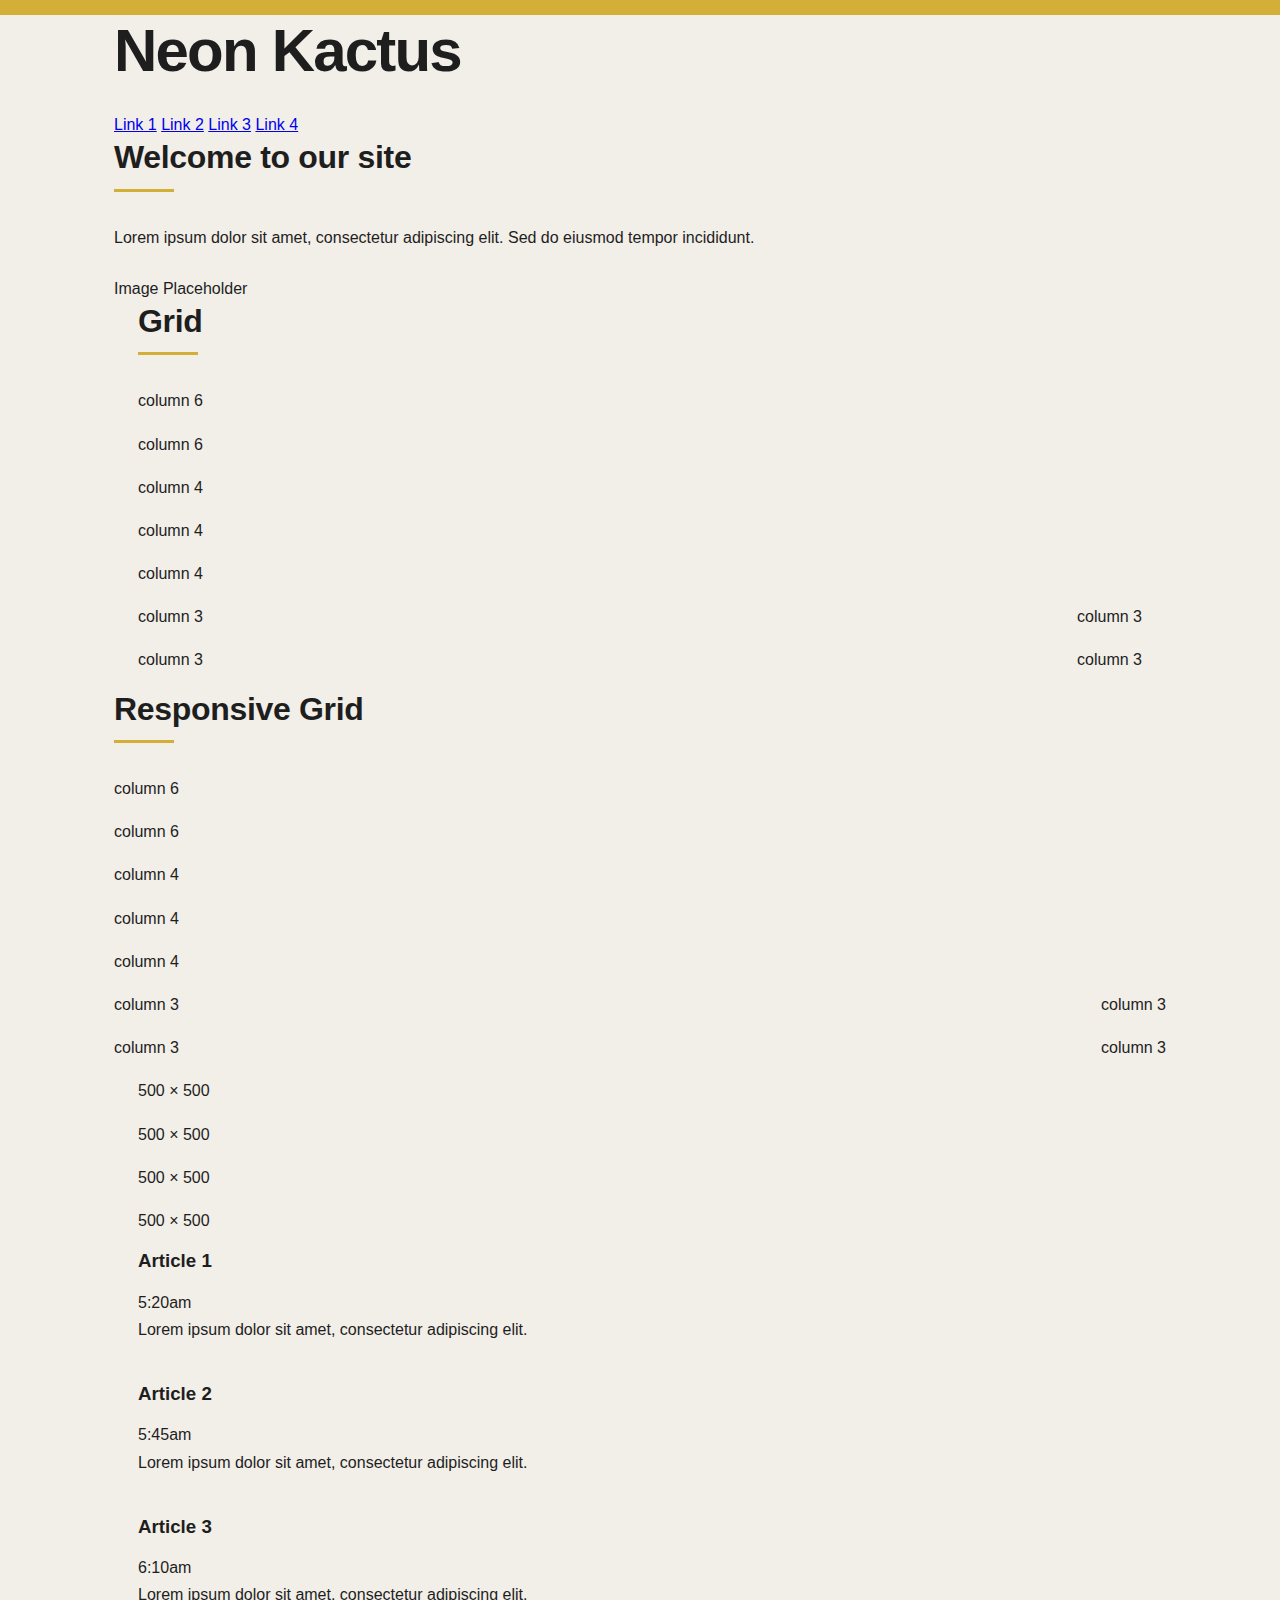
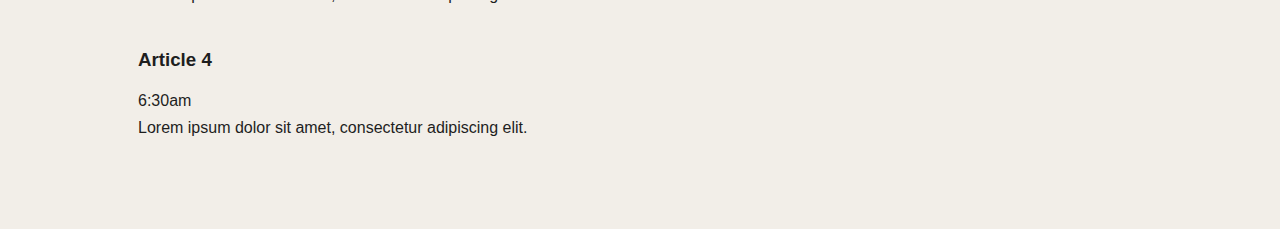
<file: aau/wnm608/m5/index.html>
<!DOCTYPE html>
<html lang="en">
<head>
  <meta charset="UTF-8" />
  <title>Layout Template</title>
  <meta name="viewport" content="width=device-width, initial-scale=1.0" />

  <link rel="stylesheet" href="lib/css/styleguide.css">
  <link rel="stylesheet" href="lib/css/gridsystem.css">
  <link rel="stylesheet" href="css/storetheme.css">
</head>

<body>

  <!-- HEADER -->
  <header class="top-bar container">
    <h1 class="site-title">Neon Kactus</h1>

    <nav class="top-nav">
      <a href="#article1">Link 1</a>
      <a href="#article2">Link 2</a>
      <a href="#article3">Link 3</a>
      <a href="#article4">Link 4</a>
    </nav>
  </header>


  <!-- HERO -->
  <section class="hero container">
    <h2>Welcome to our site</h2>
    <p>
      Lorem ipsum dolor sit amet, consectetur adipiscing elit.
      Sed do eiusmod tempor incididunt.
    </p>

    <div class="image-placeholder">
      Image Placeholder
    </div>
  </section>


  <!-- MAIN CONTENT -->
  <main class="container">

    <!-- GRID DEMO -->
   <section class="container demo-section">
  <h2>Grid</h2>

  <div class="grid gap">
    <div class="col-6 demo-box">column 6</div>
    <div class="col-6 demo-box">column 6</div>

    <div class="col-4 demo-box">column 4</div>
    <div class="col-4 demo-box">column 4</div>
    <div class="col-4 demo-box">column 4</div>

    <div class="col-3 demo-box">column 3</div>
    <div class="col-3 demo-box">column 3</div>
    <div class="col-3 demo-box">column 3</div>
    <div class="col-3 demo-box">column 3</div>
  </div>
</section>


    <!-- RESPONSIVE GRID -->
    <section class="demo-section">
      <h2>Responsive Grid</h2>

      <div class="grid gap">
        <div class="col-12 col-md-6 demo-box">column 6</div>
        <div class="col-12 col-md-6 demo-box">column 6</div>

        <div class="col-12 col-md-4 demo-box">column 4</div>
        <div class="col-12 col-md-4 demo-box">column 4</div>
        <div class="col-12 col-md-4 demo-box">column 4</div>

        <div class="col-6 col-md-3 demo-box">column 3</div>
        <div class="col-6 col-md-3 demo-box">column 3</div>
        <div class="col-6 col-md-3 demo-box">column 3</div>
        <div class="col-6 col-md-3 demo-box">column 3</div>
      </div>
    </section>
    
     <!--IMAGE CARDS -->
  
<!-- IMAGE CARDS -->
<section class="container image-card-section">

  <div class="grid gap">

    <div class="col-12 col-md-3">
      <div class="image-card">
        <div class="image-placeholder-box">
          500 × 500
        </div>
      </div>
    </div>

    <div class="col-12 col-md-3">
      <div class="image-card">
        <div class="image-placeholder-box">
          500 × 500
        </div>
      </div>
    </div>

    <div class="col-12 col-md-3">
      <div class="image-card">
        <div class="image-placeholder-box">
          500 × 500
        </div>
      </div>
    </div>

    <div class="col-12 col-md-3">
      <div class="image-card">
        <div class="image-placeholder-box">
          500 × 500
        </div>
      </div>
    </div>

  </div>

</section>



   <!-- ARTICLES -->
<section class="container" style="margin-bottom:4rem;">
  <div class="grid gap">

    <article id="article1" class="col-12">
      <div class="article-header">
        <h3>Article 1</h3>
        <span class="time">5:20am</span>
      </div>
      <p>Lorem ipsum dolor sit amet, consectetur adipiscing elit.</p>
    </article>

    <article id="article2" class="col-12">
      <div class="article-header">
        <h3>Article 2</h3>
        <span class="time">5:45am</span>
      </div>
      <p>Lorem ipsum dolor sit amet, consectetur adipiscing elit.</p>
    </article>

    <article id="article3" class="col-12">
      <div class="article-header">
        <h3>Article 3</h3>
        <span class="time">6:10am</span>
      </div>
      <p>Lorem ipsum dolor sit amet, consectetur adipiscing elit.</p>
    </article>

    <article id="article4" class="col-12">
      <div class="article-header">
        <h3>Article 4</h3>
        <span class="time">6:30am</span>
      </div>
      <p>Lorem ipsum dolor sit amet, consectetur adipiscing elit.</p>
    </article>




  </div>
</section>
</file>
<file: css/styles.css>
body {
  margin: 0;
  height: 100vh;
  display: flex;
  justify-content: center;
  align-items: center;
  text-align: center;
  font-family: Arial, Helvetica, sans-serif;

  background: url("../img/plant.jpg") no-repeat center center;
  background-size: cover;
}

.wrapper {
  padding: 40px;
}

h1 {
  font-size: 60px;   /* bigger */
  margin-bottom: 16px;
  color: #000000;    /* black */
}

p {
  font-size: 22px;
  color: #000000;    /* black */
  margin: 0;
}


body {
  margin: 0;
  height: 100vh;
  display: flex;
  justify-content: center;
  align-items: center;
  text-align: center;
  font-family: Arial, Helvetica, sans-serif;
  color: #ffffff;

  background: url("../img/plant.jpg") no-repeat center center;
  background-size: cover;
}
</file>
<file: aau/wnm608/m10/lib/css/gridsystem.css>
.grid {
  display: grid;
  grid-template-columns: repeat(12, 1fr);
}

.grid.gap {
  --grid-gap: 1em;
  gap: var(--grid-gap);
  margin-bottom: 1em;
}

/* Base Columns */
.col-1 { grid-column: span 1; }
.col-2 { grid-column: span 2; }
.col-3 { grid-column: span 3; }
.col-4 { grid-column: span 4; }
.col-5 { grid-column: span 5; }
.col-6 { grid-column: span 6; }
.col-7 { grid-column: span 7; }
.col-8 { grid-column: span 8; }
.col-9 { grid-column: span 9; }
.col-10 { grid-column: span 10; }
.col-11 { grid-column: span 11; }
.col-12 { grid-column: span 12; }

/* Extra Small */
@media (min-width: 0px) {
  .gap.xs-large { --grid-gap: 2em; }
  .gap.xs-medium { --grid-gap: 1em; }
  .gap.xs-small { --grid-gap: 0.5em; }

  .col-xs-0 { display: none; }
  .col-xs-1 { grid-column: span 1; }
  .col-xs-2 { grid-column: span 2; }
  .col-xs-3 { grid-column: span 3; }
  .col-xs-4 { grid-column: span 4; }
  .col-xs-5 { grid-column: span 5; }
  .col-xs-6 { grid-column: span 6; }
  .col-xs-7 { grid-column: span 7; }
  .col-xs-8 { grid-column: span 8; }
  .col-xs-9 { grid-column: span 9; }
  .col-xs-10 { grid-column: span 10; }
  .col-xs-11 { grid-column: span 11; }
  .col-xs-12 { grid-column: span 12; }
}

/* Small */
@media (min-width: 380px) {
  .gap.sm-large { --grid-gap: 2em; }
  .gap.sm-medium { --grid-gap: 1em; }
  .gap.sm-small { --grid-gap: 0.5em; }

  .col-sm-0 { display: none; }
  .col-sm-1 { grid-column: span 1; }
  .col-sm-2 { grid-column: span 2; }
  .col-sm-3 { grid-column: span 3; }
  .col-sm-4 { grid-column: span 4; }
  .col-sm-5 { grid-column: span 5; }
  .col-sm-6 { grid-column: span 6; }
  .col-sm-7 { grid-column: span 7; }
  .col-sm-8 { grid-column: span 8; }
  .col-sm-9 { grid-column: span 9; }
  .col-sm-10 { grid-column: span 10; }
  .col-sm-11 { grid-column: span 11; }
  .col-sm-12 { grid-column: span 12; }
}

/* Medium */
@media (min-width: 550px) {
  .gap.md-large { --grid-gap: 2em; }
  .gap.md-medium { --grid-gap: 1em; }
  .gap.md-small { --grid-gap: 0.5em; }

  .col-md-0 { display: none; }
  .col-md-1 { grid-column: span 1; }
  .col-md-2 { grid-column: span 2; }
  .col-md-3 { grid-column: span 3; }
  .col-md-4 { grid-column: span 4; }
  .col-md-5 { grid-column: span 5; }
  .col-md-6 { grid-column: span 6; }
  .col-md-7 { grid-column: span 7; }
  .col-md-8 { grid-column: span 8; }
  .col-md-9 { grid-column: span 9; }
  .col-md-10 { grid-column: span 10; }
  .col-md-11 { grid-column: span 11; }
  .col-md-12 { grid-column: span 12; }
}

/* Large */
@media (min-width: 900px) {
  .gap.lg-large { --grid-gap: 2em; }
  .gap.lg-medium { --grid-gap: 1em; }
  .gap.lg-small { --grid-gap: 0.5em; }

  .col-lg-0 { display: none; }
  .col-lg-1 { grid-column: span 1; }
  .col-lg-2 { grid-column: span 2; }
  .col-lg-3 { grid-column: span 3; }
  .col-lg-4 { grid-column: span 4; }
  .col-lg-5 { grid-column: span 5; }
  .col-lg-6 { grid-column: span 6; }
  .col-lg-7 { grid-column: span 7; }
  .col-lg-8 { grid-column: span 8; }
  .col-lg-9 { grid-column: span 9; }
  .col-lg-10 { grid-column: span 10; }
  .col-lg-11 { grid-column: span 11; }
  .col-lg-12 { grid-column: span 12; }
}

/* Extra Large */
@media (min-width: 1200px) {
  .gap.xl-large { --grid-gap: 2em; }
  .gap.xl-medium { --grid-gap: 1em; }
  .gap.xl-small { --grid-gap: 0.5em; }

  .col-xl-0 { display: none; }
  .col-xl-1 { grid-column: span 1; }
  .col-xl-2 { grid-column: span 2; }
  .col-xl-3 { grid-column: span 3; }
  .col-xl-4 { grid-column: span 4; }
  .col-xl-5 { grid-column: span 5; }
  .col-xl-6 { grid-column: span 6; }
  .col-xl-7 { grid-column: span 7; }
  .col-xl-8 { grid-column: span 8; }
  .col-xl-9 { grid-column: span 9; }
  .col-xl-10 { grid-column: span 10; }
  .col-xl-11 { grid-column: span 11; }
  .col-xl-12 { grid-column: span 12; }
}
</file>
<file: aau/wnm608/m10/css/storetheme.css>
/* =========================================
   NEON KACTUS DESIGN SYSTEM
   Fashion Editorial Aesthetic
========================================= */


/* -------------------------
   BRAND VARIABLES
------------------------- */

:root {
  --ivory: #F2EEE8;
  --stone: #E6E0D7;
  --sage: #8FA090;
  --blue: #5A7A8C;
  --charcoal: #1E1E1E;
  --gold: #D4AF37;

  --radius-lg: 0px;
  --radius-md: 0px;
  --radius-sm: 0px;

  --shadow-soft: 0 4px 20px rgba(0,0,0,0.06);
  --shadow-hard: 0 12px 40px rgba(0,0,0,0.12);
}

/* -------------------------
   GLOBAL
------------------------- */

body {
  font-family: 'Inter', sans-serif;
  background: var(--ivory);
  color: var(--charcoal);
  line-height: 1.7;
  border-top: 4px solid var(--gold);
  margin: 0;
  padding: 0;
}

/* -------------------------
   CONTAINER
------------------------- */

.container {
  width: 100%;
  max-width: 1100px;
  padding: 0 1.5rem;
  margin: 0 auto;
}

@media (min-width: 768px) {
  .container {
    max-width: 720px;
  }
}

@media (min-width: 1024px) {
  .container {
    max-width: 1100px;
  }
}

/* -------------------------
   TYPOGRAPHY
------------------------- */

h1 {
  font-weight: 900;
  letter-spacing: 0.08em;
  font-size: 2.5rem;
  margin-bottom: 1.5rem;
  text-transform: uppercase;
}

h2 {
  font-weight: 800;
  letter-spacing: 0.06em;
  margin-bottom: 2rem;
  position: relative;
  font-size: 1.5rem;
  text-transform: uppercase;
}

h3 {
  font-weight: 700;
  margin-bottom: 1rem;
  text-transform: uppercase;
  letter-spacing: 0.04em;
}

h1, h2, h3 {
  line-height: 1.1;
}

/* Thin underline accent */
h2::after {
  content: "";
  display: block;
  width: 40px;
  height: 2px;
  background: var(--gold);
  margin-top: 12px;
}

p {
  max-width: 700px;
  margin-bottom: 1.5rem;
}

.spec {
  font-size: 0.85rem;
  color: #777;
  margin-top: -0.75rem;
  margin-bottom: 2rem;
}

.accent-gold {
  color: var(--gold);
}

.label-accent {
  color: #777;
  font-weight: 600;
  font-size: 0.7rem;
  text-transform: uppercase;
  letter-spacing: 0.2em;
  margin-bottom: 0.5rem;
}

.display {
  font-size: 4rem;
  font-weight: 900;
  letter-spacing: 0.08em;
  text-transform: uppercase;
}

.heading {
  font-size: 2.5rem;
  font-weight: 800;
  text-transform: uppercase;
  letter-spacing: 0.06em;
}

.body-text {
  font-size: 1.125rem;
  line-height: 1.8;
}

/* Desktop scaling */
@media (min-width: 768px) {
  h1 {
    font-size: 3.75rem;
  }

  h2 {
    font-size: 2rem;
  }

  .display {
    font-size: 5rem;
  }
}

/* -------------------------
   SECTION SPACING
------------------------- */

.sg-section {
  margin: 6rem auto;
}

/* -------------------------
   DIVIDER
------------------------- */

.divider {
  height: 1px;
  background: var(--stone);
  margin: 3rem 0;
}

/* -------------------------
   NAVBAR
------------------------- */

.navbar {
  padding: 2rem 0;
  border-bottom: 1px solid var(--stone);
}

.navbar .title {
  font-size: 1.5rem;
  font-weight: 900;
  letter-spacing: 0.12em;
  margin: 0;
  text-transform: uppercase;
}

.navbar .title::after {
  display: none;
}

.navbar p {
  color: #777;
  font-size: 0.7rem;
  text-transform: uppercase;
  letter-spacing: 0.2em;
  margin: 0;
}

/* -------------------------
   CARD SYSTEM
------------------------- */

.card {
  background: #ffffff;
  padding: 2.5rem;
  border: 1px solid var(--stone);
  box-shadow: none;
  margin-bottom: 2rem;
}

.card.soft {
  background: var(--stone);
  border: none;
  box-shadow: none;
}

.card.hard {
  background: #ffffff;
  border: none;
  box-shadow: var(--shadow-hard);
}

.card.dark {
  background: var(--charcoal);
  color: #ffffff;
  border: none;
  box-shadow: none;
}

/* -------------------------
   ICONOGRAPHY
------------------------- */

.icon-row {
  display: flex;
  gap: 2rem;
  margin-top: 2rem;
}

.icon {
  width: 70px;
  height: 70px;
  background: #ffffff;
  border: 1px solid var(--stone);
  display: flex;
  align-items: center;
  justify-content: center;
  font-size: 1.5rem;
}

/* -------------------------
   COLOR SYSTEM
------------------------- */

.color-row {
  display: flex;
  flex-wrap: wrap;
  gap: 1.5rem;
  margin-top: 2rem;
}

.color-swatch {
  flex: 1;
  min-width: 140px;
  padding: 3rem 1rem;
  font-weight: 600;
  text-align: center;
  display: flex;
  flex-direction: column;
  align-items: center;
  gap: 0.25rem;
}

.color-name {
  font-size: 0.7rem;
  text-transform: uppercase;
  letter-spacing: 0.15em;
  opacity: 0.8;
}

.color-hex {
  font-size: 0.75rem;
  opacity: 0.6;
}

.ivory { background: var(--ivory); }
.stone { background: var(--stone); }
.sage { background: var(--sage); color: white; }
.blue { background: var(--blue); color: white; }
.charcoal { background: var(--charcoal); color: white; }
.gold { background: var(--gold); color: white; }

/* -------------------------
   BUTTONS
------------------------- */

.button-row {
  display: flex;
  flex-wrap: wrap;
  gap: 1.5rem;
  margin-top: 2rem;
}

.btn-primary {
  background: var(--charcoal);
  color: white;
  padding: 0.875rem 2rem;
  border: none;
  font-weight: 600;
  font-size: 0.75rem;
  text-transform: uppercase;
  letter-spacing: 0.15em;
  cursor: pointer;
  transition: all 0.2s ease;
}

.btn-primary:hover {
  background: var(--blue);
}

.btn-primary:disabled {
  opacity: 0.5;
  cursor: not-allowed;
}

.btn-outline {
  background: transparent;
  border: 1px solid var(--charcoal);
  color: var(--charcoal);
  padding: 0.875rem 2rem;
  font-weight: 600;
  font-size: 0.75rem;
  text-transform: uppercase;
  letter-spacing: 0.15em;
  cursor: pointer;
  transition: all 0.2s ease;
}

.btn-outline:hover {
  background: var(--charcoal);
  color: white;
}

.btn-pill {
  background: var(--charcoal);
  color: white;
  padding: 0.875rem 1.75rem;
  border: none;
  font-weight: 600;
  font-size: 0.75rem;
  text-transform: uppercase;
  letter-spacing: 0.15em;
  cursor: pointer;
  transition: all 0.2s ease;
  text-decoration: none;
  display: inline-block;
}

.btn-pill:hover {
  background: var(--blue);
}

/* -------------------------
   PRODUCT CARDS
------------------------- */

.product-card {
  background: #ffffff;
  overflow: hidden;
  box-shadow: var(--shadow-soft);
  border: 1px solid transparent;
  transition: all 0.3s ease;
  margin-bottom: 1.5rem;
}

.product-card:hover {
  border-color: var(--charcoal);
  box-shadow: var(--shadow-hard);
}

.product-image-wrapper {
  position: relative;
  overflow: hidden;
}

.product-image-wrapper img {
  width: 100%;
  height: 320px;
  object-fit: cover;
  transition: transform 0.5s ease;
}

.product-card:hover .product-image-wrapper img {
  transform: scale(1.05);
}

.favorite-btn {
  position: absolute;
  top: 12px;
  right: 12px;
  width: 40px;
  height: 40px;
  background: rgba(255, 255, 255, 0.8);
  backdrop-filter: blur(4px);
  border: none;
  font-size: 1.25rem;
  cursor: pointer;
  transition: all 0.2s ease;
  display: flex;
  align-items: center;
  justify-content: center;
}

.favorite-btn:hover {
  background: #ffffff;
  color: #e53e3e;
}

.product-info {
  padding: 1.25rem;
}

.product-name {
  font-weight: 700;
  font-size: 0.75rem;
  text-transform: uppercase;
  letter-spacing: 0.1em;
  margin: 0 0 0.5rem 0;
}

.product-name::after {
  display: none;
}

.product-price {
  color: var(--charcoal);
  font-weight: 700;
  font-size: 1.125rem;
  margin: 0;
}

/* -------------------------
   NAVIGATION
------------------------- */

.nav ul {
  list-style: none;
  padding: 0;
  margin: 0;
  display: flex;
  justify-content: space-evenly;
  align-items: center;
}

.nav li {
  flex: 1;
  text-align: center;
}

.nav a {
  text-decoration: none;
  color: var(--charcoal);
  font-weight: 600;
  font-size: 0.75rem;
  text-transform: uppercase;
  letter-spacing: 0.1em;
  display: block;
  padding: 1rem 0;
  transition: 0.2s ease;
}

.nav a:hover {
  color: var(--blue);
}

.nav-pills {
  display: flex;
  gap: 1rem;
}

.pill {
  padding: 0.625rem 1.25rem;
  font-weight: 600;
  font-size: 0.75rem;
  text-transform: uppercase;
  letter-spacing: 0.1em;
  text-decoration: none;
  color: var(--charcoal);
  transition: all 0.2s ease;
}

.pill:hover {
  color: var(--blue);
}

.pill.active {
  background: var(--charcoal);
  color: white;
}

.breadcrumbs {
  display: flex;
  align-items: center;
  gap: 0.5rem;
  font-size: 0.75rem;
  text-transform: uppercase;
  letter-spacing: 0.1em;
}

.breadcrumbs a {
  text-decoration: none;
  color: var(--charcoal);
  font-weight: 600;
}

.breadcrumbs a:hover {
  color: var(--blue);
}

/* -------------------------
   GRID DEMO
------------------------- */

.demo-box {
  background: var(--stone);
  padding: 1rem;
  text-align: center;
  font-weight: 600;
  font-size: 0.875rem;
}

.gap {
  gap: 1rem;
}

/* -------------------------
   FLEX UTILITIES
------------------------- */

.display-flex {
  display: flex;
}

.flex-stretch {
  flex: 1 1 auto;
}

.flex-none {
  flex: none;
}

/* -------------------------
   TABLES
------------------------- */

table {
  width: 100%;
  border-collapse: collapse;
  background: #ffffff;
  overflow: hidden;
}

.table-striped thead {
  border-bottom: 2px solid var(--charcoal);
}

.table-striped th {
  text-align: left;
  font-weight: 700;
  font-size: 0.75rem;
  text-transform: uppercase;
  letter-spacing: 0.15em;
  padding: 1rem;
}

.table-striped td {
  padding: 1rem;
  border-bottom: 1px solid var(--stone);
  font-size: 0.875rem;
}

.table-striped tbody tr:nth-child(even) {
  background: rgba(230, 224, 215, 0.3);
}

/* -------------------------
   FORMS
------------------------- */

.form-group {
  margin-bottom: 1.5rem;
}

.form-group label {
  display: block;
  font-weight: 600;
  font-size: 0.75rem;
  text-transform: uppercase;
  letter-spacing: 0.1em;
  margin-bottom: 0.5rem;
}

.input-hotdog {
  width: 100%;
  padding: 0.875rem 1.25rem;
  border: 1px solid var(--stone);
  background: #ffffff;
  font-size: 1rem;
  outline: none;
  transition: all 0.2s ease;
}

.input-hotdog:focus {
  border-color: var(--charcoal);
}

.input-hotdog.dark {
  background: var(--charcoal);
  color: white;
  border: none;
}

.input-hotdog.dark::placeholder {
  color: rgba(255, 255, 255, 0.6);
}

.dark-bg {
  background: var(--charcoal);
  padding: 1rem;
}

.input-underline {
  width: 100%;
  padding: 0.5rem 0;
  border: none;
  border-bottom: 1px solid var(--stone);
  background: transparent;
  font-size: 1rem;
  outline: none;
  transition: all 0.2s ease;
}

.input-underline:focus {
  border-bottom: 2px solid var(--charcoal);
}

.checkbox-group {
  display: flex;
  flex-direction: column;
  gap: 1rem;
}

.checkbox-label {
  display: flex;
  align-items: center;
  gap: 0.75rem;
  cursor: pointer;
}

.checkbox-label input {
  width: 1.25rem;
  height: 1.25rem;
  accent-color: var(--blue);
}

.checkbox-label span {
  font-weight: 600;
  font-size: 0.875rem;
}

.select-box {
  width: 100%;
  max-width: 300px;
  padding: 0.875rem 1rem;
  border: 1px solid var(--stone);
  background: #ffffff;
  font-size: 1rem;
  cursor: pointer;
  outline: none;
}

.select-box:focus {
  border-color: var(--charcoal);
}

/* -------------------------
   WIREFRAME CARDS
------------------------- */

.wireframe-card {
  display: block;
  background: #ffffff;
  padding: 1.5rem;
  box-shadow: var(--shadow-soft);
  border: 1px solid var(--stone);
  text-decoration: none;
  color: var(--charcoal);
  text-align: center;
  transition: all 0.3s ease;
  margin-bottom: 1.5rem;
}

.wireframe-card:hover {
  border-color: var(--charcoal);
  box-shadow: var(--shadow-hard);
}

.wireframe-placeholder {
  background: var(--stone);
  height: 120px;
  display: flex;
  align-items: center;
  justify-content: center;
  color: #777;
  font-size: 0.875rem;
  margin-bottom: 1rem;
  transition: background 0.2s ease;
}

.wireframe-card:hover .wireframe-placeholder {
  background: rgba(90, 122, 140, 0.1);
}

.wireframe-image-wrapper {
  height: 140px;
  overflow: hidden;
  margin-bottom: 1rem;
}

.wireframe-image-wrapper img {
  width: 100%;
  height: 100%;
  object-fit: cover;
  transition: transform 0.3s ease;
}

.wireframe-card:hover .wireframe-image-wrapper img {
  transform: scale(1.05);
}

/* Interactive Favorite Button */
.favorite-btn-interactive {
  width: 48px;
  height: 48px;
  background: #ffffff;
  border: 1px solid var(--stone);
  font-size: 1.5rem;
  cursor: pointer;
  transition: all 0.2s ease;
  display: flex;
  align-items: center;
  justify-content: center;
}

.favorite-btn-interactive:hover {
  border-color: var(--charcoal);
}

.favorite-btn-interactive.active {
  background: #e53e3e;
  color: white;
  border-color: #e53e3e;
}

.wireframe-label {
  font-weight: 700;
  font-size: 0.7rem;
  text-transform: uppercase;
  letter-spacing: 0.15em;
  margin: 0;
}

/* -------------------------
   FOOTER
------------------------- */

.footer {
  padding: 3rem 0;
  border-top: 1px solid var(--stone);
  margin-top: 4rem;
  text-align: center;
}

.footer p {
  color: #777;
  font-size: 0.875rem;
  margin: 0 auto;
}

/* -------------------------
   TOP BAR / HEADER
------------------------- */

.top-bar {
  padding: 1.5rem 0;
  border-bottom: 1px solid var(--stone);
}

.site-title {
  font-size: 1.25rem;
  font-weight: 900;
  letter-spacing: 0.12em;
  text-decoration: none;
  color: var(--charcoal);
  text-transform: uppercase;
}

.top-nav {
  display: none;
}

@media (min-width: 768px) {
  .top-nav {
    display: flex;
    gap: 2rem;
  }
}

.top-nav a {
  text-decoration: none;
  color: var(--charcoal);
  font-weight: 600;
  font-size: 0.7rem;
  text-transform: uppercase;
  letter-spacing: 0.15em;
  transition: color 0.2s ease;
}

.top-nav a:hover {
  color: var(--blue);
}

.cart-link {
  font-weight: 600;
  font-size: 0.7rem;
  text-transform: uppercase;
  letter-spacing: 0.15em;
}

.checkout-label {
  color: #777;
  font-size: 0.7rem;
  text-transform: uppercase;
  letter-spacing: 0.15em;
  margin: 0;
}

/* -------------------------
   HERO
------------------------- */

.hero {
  padding: 3rem 0;
}

@media (min-width: 768px) {
  .hero {
    padding: 5rem 0;
  }
}

.gold-bar {
  width: 40px;
  height: 3px;
  background: var(--gold);
  margin-top: 2rem;
}

/* -------------------------
   CATEGORY CARDS
------------------------- */

.category-card {
  display: block;
  position: relative;
  overflow: hidden;
  height: 300px;
  box-shadow: var(--shadow-soft);
  text-decoration: none;
  margin-bottom: 1.5rem;
}

.category-card img {
  width: 100%;
  height: 100%;
  object-fit: cover;
  transition: transform 0.5s ease;
}

.category-card:hover img {
  transform: scale(1.05);
}

.category-overlay {
  position: absolute;
  bottom: 0;
  left: 0;
  right: 0;
  padding: 1.5rem;
  background: linear-gradient(transparent, rgba(0, 0, 0, 0.5));
}

.category-overlay h3 {
  color: white;
  font-size: 0.8rem;
  letter-spacing: 0.15em;
  margin: 0 0 0.25rem 0;
}

.category-overlay h3::after {
  display: none;
}

.category-overlay p {
  color: rgba(255, 255, 255, 0.7);
  font-size: 0.7rem;
  text-transform: uppercase;
  letter-spacing: 0.1em;
  margin: 0;
}

/* -------------------------
   VIEW ALL LINK
------------------------- */

.view-all-link {
  color: var(--charcoal);
  font-weight: 600;
  font-size: 0.7rem;
  text-transform: uppercase;
  letter-spacing: 0.15em;
  text-decoration: none;
  transition: color 0.2s ease;
}

.view-all-link:hover {
  color: var(--blue);
}

/* -------------------------
   BUTTON VARIANTS
------------------------- */

.btn-sm {
  padding: 0.5rem 1rem;
  font-size: 0.7rem;
}

.btn-full {
  width: 100%;
  text-align: center;
}

/* -------------------------
   VALUE PROPS
------------------------- */

.value-title {
  font-weight: 700;
  font-size: 0.7rem;
  text-transform: uppercase;
  letter-spacing: 0.1em;
  margin: 0 0 0.25rem 0;
}

.value-desc {
  color: #777;
  font-size: 0.875rem;
  margin: 0;
}

/* -------------------------
   NEWSLETTER
------------------------- */

.newsletter-section {
  text-align: center;
}

.newsletter-content {
  max-width: 500px;
  margin: 0 auto;
}

.newsletter-title::after {
  margin-left: auto;
  margin-right: auto;
}

.newsletter-form {
  display: flex;
  gap: 0.75rem;
  margin-top: 1.5rem;
}

.newsletter-form .input-hotdog {
  flex: 1;
}

/* -------------------------
   SITE FOOTER
------------------------- */

.site-footer {
  padding: 3rem 0;
  border-top: 1px solid var(--stone);
  margin-top: 4rem;
}

.footer-brand {
  font-weight: 900;
  letter-spacing: 0.12em;
  font-size: 1.125rem;
  margin: 0 0 0.5rem 0;
  text-transform: uppercase;
}

.footer-brand::after {
  display: none;
}

.footer-desc {
  color: #777;
  font-size: 0.875rem;
  margin: 0;
}

.footer-heading {
  font-weight: 700;
  font-size: 0.7rem;
  text-transform: uppercase;
  letter-spacing: 0.15em;
  margin: 0 0 1rem 0;
}

.footer-heading::after {
  display: none;
}

.footer-links {
  list-style: none;
  padding: 0;
  margin: 0;
}

.footer-links li {
  margin-bottom: 0.5rem;
}

.footer-links a {
  color: #777;
  font-size: 0.875rem;
  text-decoration: none;
  transition: color 0.2s ease;
}

.footer-links a:hover {
  color: var(--charcoal);
}

.footer-bottom {
  display: flex;
  justify-content: space-between;
  align-items: center;
  padding-top: 1.5rem;
  border-top: 1px solid var(--stone);
  margin-top: 2rem;
}

.footer-bottom p {
  color: #777;
  font-size: 0.875rem;
  margin: 0;
}

.back-link {
  color: var(--charcoal);
  font-weight: 600;
  font-size: 0.7rem;
  text-transform: uppercase;
  letter-spacing: 0.15em;
  text-decoration: none;
  transition: color 0.2s ease;
}

.back-link:hover {
  color: var(--blue);
}

/* -------------------------
   FILTER ROW
------------------------- */

.filter-row {
  display: flex;
  flex-wrap: wrap;
  gap: 0.75rem;
}

/* -------------------------
   PRODUCT CARD LINK
------------------------- */

.product-card-link {
  text-decoration: none;
  color: inherit;
  display: block;
}

/* -------------------------
   PRODUCT DETAILS PAGE
------------------------- */

.product-details {
  display: flex;
  flex-direction: column;
  justify-content: center;
}

.product-title {
  font-size: 2rem;
  margin: 0 0 0.25rem 0;
  letter-spacing: 0.06em;
}

.product-title::after {
  display: none;
}

.product-latin {
  color: #777;
  font-style: italic;
  margin: 0 0 1.5rem 0;
}

.care-specs {
  border-top: 1px solid var(--stone);
  border-bottom: 1px solid var(--stone);
  padding: 1.5rem 0;
  margin: 2rem 0;
}

.spec-label {
  color: #777;
  font-size: 0.7rem;
  text-transform: uppercase;
  letter-spacing: 0.1em;
  margin: 0 0 0.25rem 0;
}

.spec-value {
  font-weight: 700;
  margin: 0;
}

.price-section {
  margin-bottom: 2rem;
}

.main-price {
  font-size: 2rem;
  font-weight: 900;
}

.addon-price {
  color: #777;
  margin-left: 1rem;
}

/* -------------------------
   CHECKOUT PAGE
------------------------- */

.form-row {
  margin-bottom: 1.25rem;
}

.form-row label {
  display: block;
  font-weight: 600;
  font-size: 0.7rem;
  text-transform: uppercase;
  letter-spacing: 0.1em;
  margin-bottom: 0.5rem;
}

.order-summary {
  position: sticky;
  top: 2rem;
}

.order-items {
  margin-bottom: 1.5rem;
}

.order-item {
  display: flex;
  align-items: center;
  gap: 1rem;
  margin-bottom: 1rem;
}

.order-item-img {
  width: 60px;
  height: 60px;
  object-fit: cover;
}

.order-item-info {
  flex: 1;
}

.order-item-name {
  font-weight: 600;
  font-size: 0.7rem;
  text-transform: uppercase;
  letter-spacing: 0.1em;
  margin: 0;
}

.order-item-qty {
  color: #777;
  font-size: 0.875rem;
  margin: 0;
}

.order-item-price {
  font-weight: 700;
  margin: 0;
}

.order-totals {
  margin: 1rem 0;
}

.order-row {
  display: flex;
  justify-content: space-between;
  margin-bottom: 0.5rem;
  font-size: 0.875rem;
}

.order-label {
  color: #777;
}

.order-value {
  font-weight: 600;
}

.order-total-row {
  display: flex;
  justify-content: space-between;
  font-size: 1.125rem;
  font-weight: 900;
  margin-bottom: 1.5rem;
}

.promo-row {
  display: flex;
  gap: 0.75rem;
  margin-bottom: 1.5rem;
}

.promo-input {
  flex: 1;
}

.promo-btn {
  padding: 0.875rem 1.25rem;
}
</file>
<file: aau/wnm608/m2/css/storetheme.css>
/* =========================
   NAVIGATION
========================= */
.navbar {
    position: fixed;
    top: 0;
    left: 0;
    right: 0;
    background-color: #faf9f7;
    border-bottom: 1px solid #e5e5e5;
    z-index: 100;
}

.nav-container {
    display: flex;
    justify-content: space-between;
    align-items: center;
    padding-top: 16px;
    padding-bottom: 16px;
}

.logo {
    font-size: 20px;
    font-weight: 700;
    color: #2d3748;
    text-decoration: none;
}

.nav-links {
    display: flex;
    list-style: none;
    gap: 32px;
}

.nav-links a {
    color: #666;
    text-decoration: none;
    font-size: 14px;
    font-weight: 500;
    transition: color 0.2s;
}

.nav-links a:hover {
    color: #2d3748;
}


/* =========================
   HERO SECTION
========================= */
.hero-header {
    padding-top: 120px;
    padding-bottom: 48px;
    text-align: center;
}

.hero-header h1 {
    font-size: 48px;
    font-weight: 600;
    color: #2d3748;
    margin-bottom: 16px;
}

.hero-header p {
    color: #666;
    max-width: 600px;
    margin: 0 auto;
}

.hero-image {
    padding-bottom: 64px;
}

.hero-image img {
    width: 100%;
    height: 500px;
    object-fit: cover;
    border-radius: 0px;
}


/* =========================
   FEATURES SECTION
========================= */
.features {
    padding-bottom: 64px;
}

.features {
    padding-bottom: 64px;
}
.features-grid {
    display: grid;
    grid-template-columns: repeat(2, 1fr);
    gap: 24px;
}

.feature-box {
    background-color: #ffffff;
    border: 1px solid #e5e5e5;
    border-radius: 0px;
    padding: 24px;
}

.feature-box h3 {
    font-size: 18px;
    font-weight: 600;
    color: #2d3748;
    margin-bottom: 8px;
}

.feature-box p {
    font-size: 14px;
    color: #666;
    line-height: 1.6;
}
</file>
<file: aau/wnm608/m3/lib/css/stylegrid.css>

</file>
<file: aau/wnm608/m3/css/storetheme.css>
/* =========================
   NAVIGATION
========================= */
.top-bar {
  padding: 2rem 1.5rem;
  display: flex;
  justify-content: space-between;
  align-items: center;
}

.site-title {
  font-size: 2.5rem;
  font-weight: 700;
}

.top-nav a {
  margin-left: 1.5rem;
  text-decoration: none;
  font-weight: 500;
}

.navbar {
    position: fixed;
    top: 0;
    left: 0;
    right: 0;
}

.nav-container {
    display: flex;
    justify-content: space-between;
    align-items: center;
    padding: 16px 0;
}

.logo {
    font-size: 20px;
    font-weight: 700;
    text-decoration: none;
}

.nav-links {
    display: flex;
    list-style: none;
    gap: 32px;
}

.nav-links a {
    text-decoration: none;
    font-size: 14px;
    font-weight: 500;
}


/* =========================
   HERO SECTION
========================= */
.hero-header {
    padding-top: 120px;
    padding-bottom: 48px;
    text-align: center;
}

.hero-header h1 {
    font-size: 48px;
    margin-bottom: 16px;
}

.hero-header p {
    max-width: 600px;
    margin: 0 auto;
}

.hero-image {
    padding-bottom: 64px;
}

.hero-image img {
    width: 100%;
    height: auto;
}


/* =========================
   FEATURES SECTION
========================= */
.features {
    padding-bottom: 64px;
}

.feature-box {
    padding: 24px;
    border: 1px solid #ccc; /* neutral visual box */
}

.feature-box h3 {
    font-size: 18px;
    margin-bottom: 8px;
}

.feature-box p {
    font-size: 14px;
}


/* =========================
   FOOTER
========================= */

.footer {
  text-align: center;
  margin: 5rem 0 2rem;
}
</file>
<file: aau/wnm608/m5/lib/css/gridsystem.css>
.grid {
	display: grid;
	grid-template-columns: repeat(12, 1fr);
}

.grid.gap {
	--grid-gap: 1em;
	gap: var(--grid-gap);
	margin-bottom: 1em;
}

/* Base Columns */
.col-1 { grid-column: span 1; }
.col-2 { grid-column: span 2; }
.col-3 { grid-column: span 3; }
.col-4 { grid-column: span 4; }
.col-5 { grid-column: span 5; }
.col-6 { grid-column: span 6; }
.col-7 { grid-column: span 7; }
.col-8 { grid-column: span 8; }
.col-9 { grid-column: span 9; }
.col-10 { grid-column: span 10; }
.col-11 { grid-column: span 11; }
.col-12 { grid-column: span 12; }

/* Extra Small */
@media (min-width: 0px) {

	.gap.xs-large { --grid-gap: 2em; }
	.gap.xs-medium { --grid-gap: 1em; }
	.gap.xs-small { --grid-gap: 0.5em; }

	.col-xs-0 { display: none; }
	.col-xs-1 { grid-column: span 1; }
	.col-xs-2 { grid-column: span 2; }
	.col-xs-3 { grid-column: span 3; }
	.col-xs-4 { grid-column: span 4; }
	.col-xs-5 { grid-column: span 5; }
	.col-xs-6 { grid-column: span 6; }
	.col-xs-7 { grid-column: span 7; }
	.col-xs-8 { grid-column: span 8; }
	.col-xs-9 { grid-column: span 9; }
	.col-xs-10 { grid-column: span 10; }
	.col-xs-11 { grid-column: span 11; }
	.col-xs-12 { grid-column: span 12; }
}

/* Small */
@media (min-width: 380px) {

	.gap.sm-large { --grid-gap: 2em; }
	.gap.sm-medium { --grid-gap: 1em; }
	.gap.sm-small { --grid-gap: 0.5em; }

	.col-sm-0 { display: none; }
	.col-sm-1 { grid-column: span 1; }
	.col-sm-2 { grid-column: span 2; }
	.col-sm-3 { grid-column: span 3; }
	.col-sm-4 { grid-column: span 4; }
	.col-sm-5 { grid-column: span 5; }
	.col-sm-6 { grid-column: span 6; }
	.col-sm-7 { grid-column: span 7; }
	.col-sm-8 { grid-column: span 8; }
	.col-sm-9 { grid-column: span 9; }
	.col-sm-10 { grid-column: span 10; }
	.col-sm-11 { grid-column: span 11; }
	.col-sm-12 { grid-column: span 12; }
}

/* Medium */
@media (min-width: 550px) {

	.gap.md-large { --grid-gap: 2em; }
	.gap.md-medium { --grid-gap: 1em; }
	.gap.md-small { --grid-gap: 0.5em; }

	.col-md-0 { display: none; }
	.col-md-1 { grid-column: span 1; }
	.col-md-2 { grid-column: span 2; }
	.col-md-3 { grid-column: span 3; }
	.col-md-4 { grid-column: span 4; }
	.col-md-5 { grid-column: span 5; }
	.col-md-6 { grid-column: span 6; }
	.col-md-7 { grid-column: span 7; }
	.col-md-8 { grid-column: span 8; }
	.col-md-9 { grid-column: span 9; }
	.col-md-10 { grid-column: span 10; }
	.col-md-11 { grid-column: span 11; }
	.col-md-12 { grid-column: span 12; }
}

/* Large */
@media (min-width: 900px) {

	.gap.lg-large { --grid-gap: 2em; }
	.gap.lg-medium { --grid-gap: 1em; }
	.gap.lg-small { --grid-gap: 0.5em; }

	.col-lg-0 { display: none; }
	.col-lg-1 { grid-column: span 1; }
	.col-lg-2 { grid-column: span 2; }
	.col-lg-3 { grid-column: span 3; }
	.col-lg-4 { grid-column: span 4; }
	.col-lg-5 { grid-column: span 5; }
	.col-lg-6 { grid-column: span 6; }
	.col-lg-7 { grid-column: span 7; }
	.col-lg-8 { grid-column: span 8; }
	.col-lg-9 { grid-column: span 9; }
	.col-lg-10 { grid-column: span 10; }
	.col-lg-11 { grid-column: span 11; }
	.col-lg-12 { grid-column: span 12; }
}

/* Extra Large */
@media (min-width: 1200px) {

	.gap.xl-large { --grid-gap: 2em; }
	.gap.xl-medium { --grid-gap: 1em; }
	.gap.xl-small { --grid-gap: 0.5em; }

	.col-xl-0 { display: none; }
	.col-xl-1 { grid-column: span 1; }
	.col-xl-2 { grid-column: span 2; }
	.col-xl-3 { grid-column: span 3; }
	.col-xl-4 { grid-column: span 4; }
	.col-xl-5 { grid-column: span 5; }
	.col-xl-6 { grid-column: span 6; }
	.col-xl-7 { grid-column: span 7; }
	.col-xl-8 { grid-column: span 8; }
	.col-xl-9 { grid-column: span 9; }
	.col-xl-10 { grid-column: span 10; }
	.col-xl-11 { grid-column: span 11; }
	.col-xl-12 { grid-column: span 12; }
}
</file>
<file: aau/wnm608/m5/css/storetheme.css>
/* =========================================
   NEON KACTUS DESIGN SYSTEM
========================================= */


/* -------------------------
   BRAND VARIABLES
------------------------- */

:root {
  --ivory: #F2EEE8;
  --stone: #E6E0D7;
  --sage: #8FA090;
  --blue: #5A7A8C;
  --charcoal: #1E1E1E;
  --gold: #D4AF37;

  --radius-lg: 24px;
  --radius-md: 18px;
  --radius-sm: 12px;

  --shadow-soft: 0 10px 30px rgba(0,0,0,0.04);
  --shadow-hard: 0 28px 70px rgba(0,0,0,0.12);
}

/* -------------------------
   GLOBAL
------------------------- */

body {
  font-family: 'Inter', sans-serif;
  background: var(--ivory);
  color: var(--charcoal);
  line-height: 1.7;
  border-top: 15px solid var(--gold);
}

.container {
  max-width: 1200px;
}

/* -------------------------
   TYPOGRAPHY
------------------------- */

h1 {
  font-weight: 900;
  letter-spacing: -0.03em;
  font-size: 2.5rem; /* mobile default */
  margin-bottom: 1.5rem;
}

h2 {
  font-weight: 800;
  letter-spacing: -0.01em;
  margin-bottom: 2rem;
  position: relative;
  font-size: 1.5rem; /* mobile default */
}

h3 {
  font-weight: 700;
  margin-bottom: 1rem;
}

h1, h2, h3 {
  line-height: 1.2;
}

/* Gold underline accent */
h2::after {
  content: "";
  display: block;
  width: 60px;
  height: 3px;
  background: var(--gold);
  margin-top: 12px;
}

p {
  max-width: 700px;
  margin-bottom: 1.5rem;
}

.spec {
  font-size: 0.85rem;
  color: #777;
  margin-top: -0.75rem;
  margin-bottom: 2rem;
}

.accent-gold {
  color: var(--gold);
}

/* -------------------------
   DESKTOP SCALING
------------------------- */

@media (min-width: 768px) {
  h1 {
    font-size: 3.75rem;
  }

  h2 {
    font-size: 2rem;
  }
}

/* -------------------------
   SECTION SPACING
------------------------- */

.sg-section,
.container {
  margin: 8rem auto;
}

/* -------------------------
   DIVIDER
------------------------- */

.divider {
  height: 1px;
  background: var(--stone);
  margin: 5rem 0;
}

/* -------------------------
   CARD SYSTEM
------------------------- */

/* Default */
.card {
  background: #ffffff;
  padding: 2.5rem;
  border-radius: var(--radius-lg);
  border: 2px solid var(--stone);
  box-shadow: none;
  margin-bottom: 2rem;
}

/* Soft */
.card.soft {
  background: var(--stone);
  border: none;
  box-shadow: none;
}

/* Hard */
.card.hard {
  background: #ffffff;
  border: none;
  box-shadow: var(--shadow-hard);
}

/* Dark */
.card.dark {
  background: var(--charcoal);
  color: #ffffff;
  border: none;
  box-shadow: none;
}

/* -------------------------
   ICONOGRAPHY
------------------------- */

.icon-row {
  display: flex;
  gap: 2rem;
  margin-top: 2rem;
}

.icon {
  width: 70px;
  height: 70px;
  background: #ffffff;
  border-radius: var(--radius-md);
  display: flex;
  align-items: center;
  justify-content: center;
  font-size: 1.5rem;
  box-shadow: var(--shadow-soft);
}

/* -------------------------
   COLOR SYSTEM
------------------------- */

.color-row {
  display: flex;
  gap: 1.5rem;
  margin-top: 2rem;
}

.color-swatch {
  flex: 1;
  padding: 3rem 1rem;
  border-radius: var(--radius-md);
  font-weight: 600;
  text-align: center;
  box-shadow: var(--shadow-soft);
}

.ivory { background: var(--ivory); }
.stone { background: var(--stone); }
.sage { background: var(--sage); color: white; }
.blue { background: var(--blue); color: white; }
.charcoal { background: var(--charcoal); color: white; }
.gold { background: var(--gold); color: white; }



/* =========================
   CONTAINER
========================= */

.container {
  width: 100%;
  padding: 0 1.5rem;   /* horizontal breathing room */
  margin: 0 auto;
}

@media (min-width: 768px) {
  .container {
    max-width: 720px;
  }
}

@media (min-width: 1024px) {
  .container {
    max-width: 1100px;
  }
}



/* -------------------------
   NAVIGATION
------------------------- */

nav {
  width: 100%;
}

.nav ul {
  list-style: none;
  padding: 0;
  margin: 0;

  display: flex;
  justify-content: space-evenly;   /* clean spacing across */
  align-items: center;
}

.nav li {
  flex: 1;
  text-align: center;              /* keeps text centered in each space */
}

.nav a {
  text-decoration: none;
  color: var(--charcoal);
  font-weight: 600;
  display: block;
  padding: 1rem 0;
  transition: 0.2s ease;
}

.nav a:hover {
  color: var(--gold);
}

/* Active State */
.nav li.active a {
  color: var(--gold);
}



/* -------------------------
   TABLES
------------------------- */

table {
  width: 100%;
  border-collapse: collapse;
}

th {
  text-align: left;
  font-weight: 700;
  padding-bottom: 1rem;
  border-bottom: 2px solid var(--stone);
}

td {
  padding: 1rem 0;
}




/* -------------------------
   SPACING DEMO UTILITIES
------------------------- */

.space-demo {
  height: 8px;
  background: var(--stone);
  margin-bottom: 1rem;
}

.space-demo.medium {
  height: 16px;
}

.space-demo.large {
  height: 32px;
}


/* =========================
   NAVIGATION EXAMPLES
========================= */

/* Base layout */
.nav-flex ul,
.nav-stretch ul,
.nav-pills ul,
.nav-crumbs ul,
.nav-material ul {
  display: flex;
  list-style: none;
  padding: 0;
  margin: 0;
  align-items: center;
  gap: 2rem;
}

/* FLEX */
.nav-flex ul {
  justify-content: flex-start;
}

/* STRETCH */
.nav-stretch ul {
  justify-content: space-between;
}

.nav-stretch li {
  flex: 1;
  text-align: center;
}

.nav-stretch a.active {
  background: var(--blue);
  color: white;
  padding: 0.75rem 0;
  border-radius: var(--radius-sm);
}

/* PILLS */
.nav-pills a {
  padding: 0.6rem 1.2rem;
  border-radius: 50px;
}

.nav-pills a.active {
  background: var(--blue);
  color: white;
}

/* CRUMBS */
.nav-crumbs ul {
  gap: 0.5rem;
}

.nav-crumbs a {
  text-decoration: none;
  color: var(--charcoal);
}

.nav-crumbs a.active {
  color: var(--gold);
}

/* MATERIAL */
.nav-material ul {
  justify-content: space-between;
}

.nav-material li {
  flex: 1;
  text-align: center;
}

.nav-material a {
  display: block;
  padding: 0.75rem 0;
  position: relative;
}

.nav-material a.active {
  border-bottom: 3px solid var(--blue);
}

.nav-material a.active {
  border-bottom: 3px solid var(--blue);
}

/* =========================
   TABLE SYSTEM
========================= */

.table {
  width: 100%;
  border-collapse: collapse;
  margin-top: 1.5rem;
  background: white;
}

.table th,
.table td {
  padding: 1rem;
  text-align: left;
}

/* Base header style */
.table thead {
  background: var(--stone);
  font-weight: 700;
}

.table thead th {
  border-bottom: 2px solid var(--gold);
}

/* 1. Border Version */
.table-border th,
.table-border td {
 border-bottom: 1px solid var(--charcoal);
}

/* 2. Lined All */
.table-all th,
.table-all td {
  border: 1px solid var(--stone);
}

.table-all tbody tr:nth-child(even) {
  background: rgba(0,0,0,0.03);
}

/* 3. Combination */
.table-combo th,
.table-combo td {
  border: 1px solid var(--stone);
}

.table-combo tbody tr:nth-child(even) {
  background: var(--stone);
}


/* =========================
   PRODUCT FIGURES
========================= */

.figure {
  margin: 0;
}

.figure img {
  width: 100%;
  height: 300px;
  object-fit: cover;
  display: block;
  border-radius: var(--radius-md);
}

.figure figcaption {
  margin-top: 0.75rem;
  font-weight: 600;
}

/* =========================
   PRODUCT OVERLAY
========================= */

.product-overlay {
  position: relative;
  overflow: hidden;
  border-radius: var(--radius-md);
}

.product-overlay img {
  width: 100%;
  height: 300px;
  object-fit: cover;
  display: block;
  transition: transform 0.3s ease;
}

.product-overlay figcaption {
  position: absolute;
  inset: 0;
  background: rgba(0,0,0,0.5);
  display: flex;
  align-items: center;
  justify-content: center;
  opacity: 0;
  transition: 0.3s ease;
}

.product-overlay:hover figcaption {
  opacity: 1;
}

.product-overlay:hover img {
  transform: scale(1.1);
}

.overlay-box {
  background: white;
  padding: 1rem 1.5rem;
  border-radius: var(--radius-sm);
  text-align: center;
  font-weight: 600;
}



/* =========================
   GRID SYSTEM
========================= */

.grid {
  display: grid;
  gap: 1.5rem;
  grid-template-columns: 1fr; /* mobile default */
}

@media (min-width: 768px) {
  .grid {
    grid-template-columns: repeat(2, 1fr);
  }
}

@media (min-width: 1024px) {
  .grid {
    grid-template-columns: repeat(3, 1fr);
  }
}


/* =========================
   PRODUCT IMAGE FIX
========================= */

figure {
  margin: 0;
}

figure img {
  width: 100%;
  height: 300px;        /* forces equal height */
  object-fit: cover;    /* crops instead of stretching */
  display: block;
  border-radius: var(--radius-md);
}


//* -------------------------
   FORMS
------------------------- */

.form-control {
  padding-bottom: 1.5rem;
  margin-bottom: 1.5rem;
}

.form-control:not(:last-child) {
  border-bottom: 1px solid rgba(0,0,0,0.2);
}

.form-label {
  display: block;
  margin-bottom: 0.5rem;
  font-weight: 600;
}

.form-input {
  width: 100%;
  padding: 0.75rem 0;
  border: none;
  border-bottom: 1px solid var(--stone);
  background: transparent;
  font-family: 'Inter', sans-serif;
  font-size: 1rem;
  transition: border-color 0.3s ease;
}

.form-input:focus {
  outline: none;
  border-bottom: 2px solid var(--blue);
}



/* =========================
   MAIN BUTTONS
========================= */

.form-actions {
  display: flex;
  flex-direction: column;
  gap: 1rem;
}

.btn-primary,
.btn-outline {
  padding: 0.85rem 2rem;
  border-radius: var(--radius-sm);
  font-weight: 600;
  font-size: 0.95rem;
  cursor: pointer;
  transition: all 0.3s ease;
}

/* Primary */
.btn-primary {
  background: var(--blue);
  color: white;
  border: none;
}

.btn-primary:hover {
  background: var(--charcoal);
  transform: translateY(-2px);
}

/* Outline */
.btn-outline {
  background: transparent;
  border: 2px solid var(--blue);
  color: var(--blue);
}

.btn-outline:hover {
  background: var(--blue);
  color: white;
  transform: translateY(-2px);
}

@media (min-width: 768px) {
  .form-actions {
    flex-direction: row;
  }
}  


/* -------- FORM BUTTON SCOPED -------- */

.form-button {
  display: inline-flex;              /* FIX */
  align-items: center;               /* FIX */
  justify-content: center;           /* FIX */

  background: var(--blue);
  color: #fff;

  padding: 0.85rem 1.75rem;
  border: none;
  border-radius: 999px;

  font-weight: 600;
  font-size: 1rem;
  line-height: 1;                    /* FIX */
  text-decoration: none;

  cursor: pointer;
  transition: 0.3s ease;
}


.form-button:hover {
  background: var(--charcoal);
}

#forms .form-button {
  margin-top: 2rem;
}


/* =========================
   HOTDOG SYSTEM
========================= */

.hotdog {
  width: 100%;
  padding: 0.85rem 1.25rem;
  border-radius: 999px;
  border: 1px solid var(--stone);
  background: white;
  font-family: 'Inter', sans-serif;
  outline: none;
  transition: 0.2s ease;
  margin-bottom: 1rem;
}

.hotdog:focus {
  border-color: var(--blue);
  box-shadow: 0 0 0 4px rgba(90,122,140,0.15);
}

/* Dark Filled */
.hotdog-dark {
  background: var(--charcoal);
  color: white;
  border: none;
}

.hotdog-dark::placeholder {
  color: rgba(255,255,255,0.6);
}

/* Inset Style */
.hotdog-wrap {
  background: var(--charcoal);
  padding: 1rem;
  border-radius: var(--radius-md);
  margin-bottom: 1rem;
}

.hotdog-inset {
  background: white;
  border: none;
}

/* Icon Versions */
.hotdog-icon {
  display: flex;
  align-items: center;
  background: var(--stone);
  border-radius: 999px;
  padding: 0.5rem 1rem;
  gap: 0.5rem;
  margin-bottom: 1rem;
}

.hotdog-icon input {
  border: none;
  background: transparent;
  flex: 1;
  outline: none;
  font-family: 'Inter', sans-serif;
}

.hotdog-row {
  display: flex;
  flex-direction: column;
  gap: 1rem;
  margin-bottom: 1.5rem;
}




/* -------- SELECT -------- */

.form-select select {
  width: 100%;
  padding: 0.85rem;
  border-radius: var(--radius-sm);
  border: 1px solid var(--stone);
  background: white;
  font-family: 'Inter', sans-serif;
  cursor: pointer;
}

.form-select select:focus {
  outline: none;
  border-color: var(--blue);
}


/* -------- HIDDEN UTILITY -------- */

.hidden {
  display: none;
}


/* -------- HEART CHECKBOX -------- */

.favorite label {
  font-size: 1.5rem;
  cursor: pointer;
  transition: 0.2s ease;
}

.favorite input:checked + label {
  color: red;
}


/* =========================
   CHECKBOX SPACING
========================= */

#forms .card label,
#forms .favorite,
#forms .toggle {
  display: block;
  margin-bottom: 1.25rem;
}

/* -------- TOGGLE SWITCH -------- */

.toggle {
  position: relative;
  width: 50px;
  height: 26px;
}

.toggle label {
  display: block;
  width: 100%;
  height: 100%;
  background: #ccc;
  border-radius: 999px;
  cursor: pointer;
  position: relative;
  transition: 0.3s ease;
}

.toggle label::after {
  content: "";
  position: absolute;
  width: 22px;
  height: 22px;
  background: white;
  border-radius: 50%;
  top: 2px;
  left: 2px;
  transition: 0.3s ease;
}

.toggle input:checked + label {
  background: var(--blue);
}

.toggle input:checked + label::after {
  transform: translateX(24px);
}



/* =========================
   DEFAULT INPUTS
========================= */

.default-inputs {
  display: flex;
  flex-direction: column;
  gap: 0.75rem;
  max-width: 1200px;
}

.default-inputs input {
  width: 100%;
  padding: 0.4rem;
  border: 1px solid var(--stone);
  background: var(--ivory);
  border-radius: 4px;
  font-family: 'Inter', sans-serif;
}

/* =========================
   FORCE ALL FORM INPUTS FULL WIDTH
========================= */

#forms .card {
  width: 100%;
}

#forms .form-control {
  width: 100%;
}

#forms .form-input {
  display: block;
  width: 100%;
}

#forms .default-inputs input {
  display: block;
  width: 100%;
  margin-bottom: 1rem;
}
</file>
<file: module-1-github-setup/css/styles.css>
/* RESET */
* {
  box-sizing: border-box;
  margin: 0;
  padding: 0;
}

/* PAGE */
body {
  font-family: system-ui, -apple-system, sans-serif;
  background: #faf9f7;
  color: #2e3440;
}

/* TOP BAR */
.top-bar {
  max-width: 1200px;
  margin: 0 auto;
  padding: 2rem 1.5rem;
  display: flex;
  justify-content: space-between;
  align-items: center;
}

.site-title {
  font-size: 2.5rem;
  font-weight: 700;
}

.top-nav a {
  margin-left: 1.5rem;
  text-decoration: none;
  color: #4b5563;
  font-weight: 500;
}

.top-nav a:hover {
  color: #111827;
}

/* HERO (CENTERED ON PURPOSE) */
.hero {
  max-width: 700px;
  margin: 3rem auto 5rem;
  text-align: center;
}

.hero h2 {
  font-size: 1.75rem;
  margin-bottom: 0.75rem;
}

.hero p {
  color: #6b7280;
  margin-bottom: 2rem;
  line-height: 1.6;
}

/* IMAGE PLACEHOLDER */
.image-placeholder {
  width: 100%;
  height: 220px;
  border: 2px dashed #cbd5e1;
  display: flex;
  align-items: center;
  justify-content: center;
  color: #94a3b8;
  font-size: 0.9rem;
}

/* MAIN */
.container {
  max-width: 1200px;
  margin: 0 auto;
  padding: 0 1.5rem;
}

/* ARTICLES GRID */
.articles {
  display: grid;
  grid-template-columns: repeat(2, 1fr);
  gap: 3rem;
}

.articles h3 {
  margin-bottom: 0.5rem;
}

.articles p {
  line-height: 1.6;
  color: #4b5563;
}

/* FOOTER */
.footer {
  text-align: center;
  margin: 5rem 0 2rem;
  color: #9ca3af;
}
</file>
<file: module-2-landing-page/css/styles.css>
/* Reset and Base Styles */
* {
    margin: 0;
    padding: 0;
    box-sizing: border-box;
}

body {
    font-family: 'Inter', -apple-system, BlinkMacSystemFont, 'Segoe UI', Roboto, sans-serif;
    background-color: #faf9f7;
    color: #2d3748;
    line-height: 1.6;
}

/* Container */
.container {
    max-width: 1200px;
    margin: 0 auto;
    padding: 0 24px;
}

/* Navigation */
.navbar {
    position: fixed;
    top: 0;
    left: 0;
    right: 0;
    background-color: #faf9f7;
    border-bottom: 1px solid #e5e5e5;
    z-index: 100;
}

.nav-container {
    display: flex;
    justify-content: space-between;
    align-items: center;
    padding-top: 16px;
    padding-bottom: 16px;
}

.logo {
    font-size: 20px;
    font-weight: 700;
    color: #2d3748;
    text-decoration: none;
}

.nav-links {
    display: flex;
    list-style: none;
    gap: 32px;
}

.nav-links a {
    color: #666;
    text-decoration: none;
    font-size: 14px;
    font-weight: 500;
    transition: color 0.2s;
}

.nav-links a:hover {
    color: #2d3748;
}

/* Hero Header */
.hero-header {
    padding-top: 120px;
    padding-bottom: 48px;
    text-align: center;
}

.hero-header h1 {
    font-size: 48px;
    font-weight: 600;
    color: #2d3748;
    margin-bottom: 16px;
}

.hero-header p {
    color: #666;
    max-width: 600px;
    margin: 0 auto;
}

/* Hero Image */
.hero-image {
    padding-bottom: 64px;
}

.hero-image img {
    width: 100%;
    height: 500px;
    object-fit: cover;
    border-radius: 8px;
}

/* Features Section */
.features {
    padding-bottom: 64px;
}

.features-grid {
    display: grid;
    grid-template-columns: repeat(2, 1fr);
    gap: 24px;
}

.feature-box {
    background-color: #ffffff;
    border: 1px solid #e5e5e5;
    border-radius: 12px;
    padding: 24px;
    box-shadow: 0 1px 3px rgba(0, 0, 0, 0.05);
}

.feature-number {
    width: 40px;
    height: 40px;
    background-color: #f0f0f0;
    border-radius: 8px;
    display: flex;
    align-items: center;
    justify-content: center;
    font-size: 14px;
    font-weight: 500;
    color: #2d3748;
    margin-bottom: 16px;
}

.feature-box h3 {
    font-size: 18px;
    font-weight: 600;
    color: #2d3748;
    margin-bottom: 8px;
}

.feature-box p {
    font-size: 14px;
    color: #666;
    line-height: 1.6;
}

/* Footer */
.footer {
    border-top: 1px solid #e5e5e5;
    padding: 32px 0;
    text-align: center;
}

.footer p {
    font-size: 14px;
    color: #666;
}

/* Responsive Design */
@media (max-width: 768px) {
    .nav-links {
        gap: 16px;
    }

    .hero-header h1 {
        font-size: 32px;
    }

    .hero-image img {
        height: 300px;
    }

    .features-grid {
        grid-template-columns: 1fr;
    }
}
</file>
<file: aau/wnm608/m10/lib/css/styleguide.css>
/* =========================
   CSS RESET
========================= */
*, *::before, *::after {
  margin: 0;
  padding: 0;
  box-sizing: border-box;
}

/* =========================
   BASE TYPOGRAPHY
========================= */
:root {
  --font-primary: 'Inter', system-ui, -apple-system, sans-serif;
}

body {
  font-family: var(--font-primary);
  line-height: 1.6;
}

/* Headings */
h1, h2, h3, h4, h5, h6 {
  font-weight: 600;
}

/* =========================
   LAYOUT CONTAINER
========================= */
.container {
  max-width: 1200px;
  margin: 0 auto;
  padding: 0 24px;
}

/* =========================
   FLEX UTILITIES
========================= */

/* Display */
.display-flex {
  display: flex;
}

.display-inline-flex {
  display: inline-flex;
}

/* Direction */
.flex-column {
  flex-direction: column;
}

/* Flex Behavior */
.flex-stretch {
  flex: 1 1 auto;
}

.flex-none {
  flex: none;
}

/* Alignment */
.flex-align-center {
  align-items: center;
}

.flex-justify-center {
  justify-content: center;
}

.flex-justify-between {
  justify-content: space-between;
}

/* =========================
   BLOCK UTILITIES
========================= */
.display-block {
  display: block;
}

.display-inline-block {
  display: inline-block;
}

/* =========================
   LISTS
========================= */
ul {
  list-style: none;
  padding: 0;
}

ul li {
  margin-bottom: 0.5rem;
}

ul li a {
  text-decoration: none;
  color: #5A7A8C;
  font-weight: 600;
  transition: color 0.2s ease;
}

ul li a:hover {
  color: #D4AF37;
}
</file>
<file: aau/wnm608/m2/lib/css/styleguide.css>
/* =========================
   CSS RESET
========================= */
*, *::before, *::after {
    margin: 0;
    padding: 0;
    box-sizing: border-box;
}

/* =========================
   DESIGN VARIABLES
========================= */
:root {
    --color-background: #faf9f7;
    --color-text-primary: #2d3748;
    --color-text-secondary: #666;
    --color-border: #e5e5e5;

    --font-primary: 'Inter', -apple-system, BlinkMacSystemFont, 'Segoe UI', Roboto, sans-serif;
}

/* =========================
   BASE TYPOGRAPHY
========================= */
body {
    font-family: var(--font-primary);
    background-color: var(--color-background);
    color: var(--color-text-primary);
    line-height: 1.6;
}

/* Headings */
h1, h2, h3, h4, h5, h6 {
    font-weight: 600;
}

/* =========================
   LAYOUT CONTAINER
========================= */
.container {
    max-width: 1200px;
    margin: 0 auto;
    padding: 0 24px;
}

/* =========================
   FLEX UTILITIES
========================= */

/* Display */
.display-flex {
    display: flex;
}

.display-inline-flex {
    display: inline-flex;
}

/* Direction */
.flex-column {
    flex-direction: column;
}

/* Flex Behavior */
.flex-stretch {
    flex: 1 1 auto;
}

/* Alignment */
.flex-align-center {
    align-items: center;
}

.flex-justify-center {
    justify-content: center;
}

/* =========================
   BLOCK UTILITIES
========================= */
.display-block {
    display: block;
}

.display-inline-block {
    display: inline-block;
}
</file>
<file: aau/wnm608/m3/lib/css/styleguide.css>
/* =========================
   CSS RESET
========================= */
*, *::before, *::after {
    margin: 0;
    padding: 0;
    box-sizing: border-box;
}

/* =========================
   DESIGN VARIABLES
========================= */
:root {
    --color-background: #faf9f7;
    --color-text-primary: #2d3748;
    --color-text-secondary: #666;
    --color-border: #e5e5e5;

    --font-primary: 'Inter', -apple-system, BlinkMacSystemFont, 'Segoe UI', Roboto, sans-serif;
}

/* =========================
   BASE TYPOGRAPHY
========================= */
body {
    font-family: var(--font-primary);
    background-color: var(--color-background);
    color: var(--color-text-primary);
    line-height: 1.6;
}

/* Headings */
h1, h2, h3, h4, h5, h6 {
    font-weight: 600;
}

/* =========================
   LAYOUT CONTAINER
========================= */
.container {
    max-width: 1200px;
    margin: 0 auto;
    padding: 0 24px;
}

/* =========================
   FLEX UTILITIES
========================= */

/* Display */
.display-flex {
    display: flex;
}

.display-inline-flex {
    display: inline-flex;
}

/* Direction */
.flex-column {
    flex-direction: column;
}

/* Flex Behavior */
.flex-stretch {
    flex: 1 1 auto;
}

/* Alignment */
.flex-align-center {
    align-items: center;
}

.flex-justify-center {
    justify-content: center;
}

/* =========================
   BLOCK UTILITIES
========================= */
.display-block {
    display: block;
}

.display-inline-block {
    display: inline-block;
}
</file>
<file: aau/wnm608/m5/lib/css/styleguide.css>
/* =========================
   CSS RESET
========================= */
*, *::before, *::after {
    margin: 0;
    padding: 0;
    box-sizing: border-box;
}

/* =========================
   BASE TYPOGRAPHY
========================= */
:root {
    --font-primary: system-ui, -apple-system, sans-serif;
}

body {
    font-family: var(--font-primary);
    line-height: 1.6;
}

/* Headings */
h1, h2, h3, h4, h5, h6 {
    font-weight: 600;
}

/* =========================
   LAYOUT CONTAINER
========================= */
.container {
    max-width: 1200px;
    margin: 0 auto;
    padding: 0 24px;
}

/* =========================
   FLEX UTILITIES
========================= */

/* Display */
.display-flex {
    display: flex;
}

.display-inline-flex {
    display: inline-flex;
}

/* Direction */
.flex-column {
    flex-direction: column;
}

/* Flex Behavior */
.flex-stretch {
    flex: 1 1 auto;
}

/* Alignment */
.flex-align-center {
    align-items: center;
}

.flex-justify-center {
    justify-content: center;
}

/* =========================
   BLOCK UTILITIES
========================= */
.display-block {
    display: block;
}

.display-inline-block {
    display: inline-block;
}
</file>
